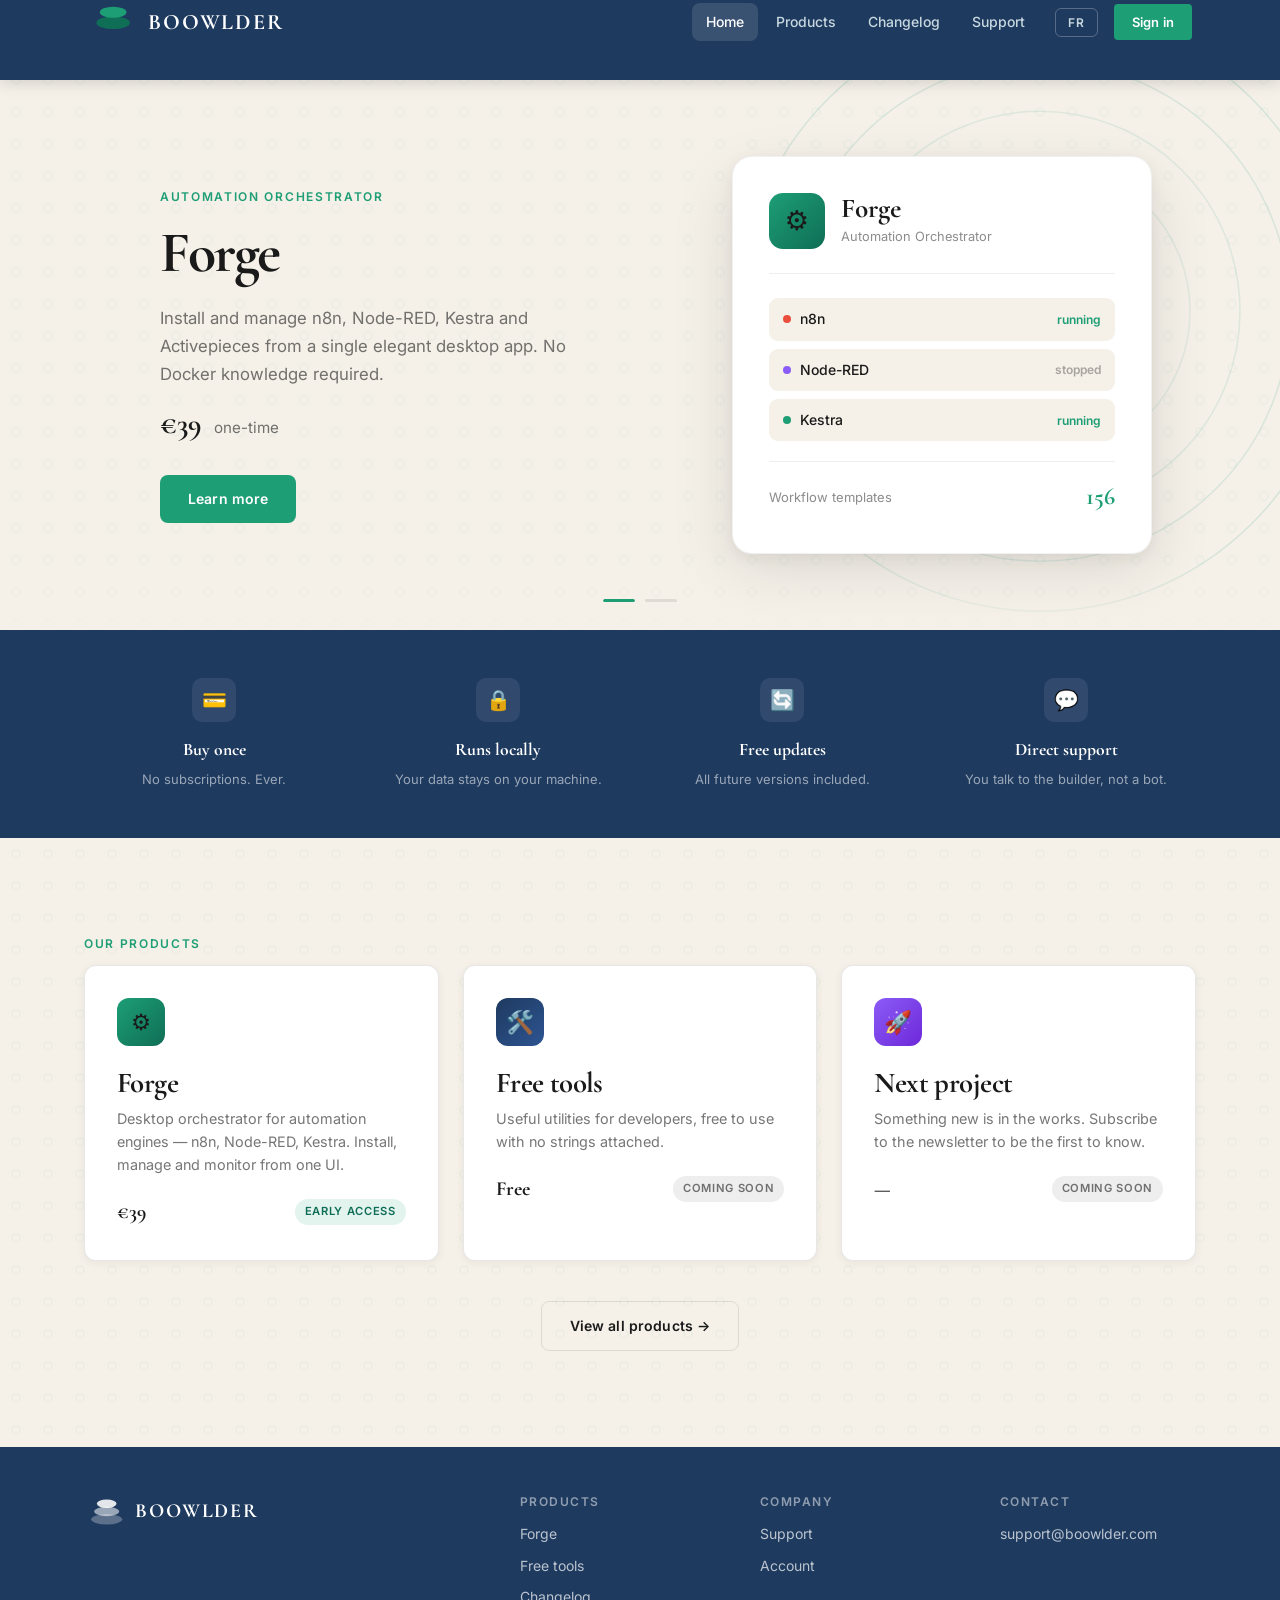
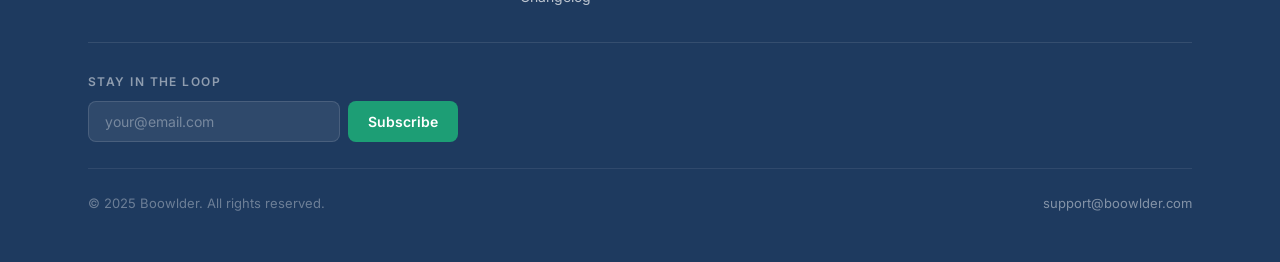
<file: index.html>
<!DOCTYPE html>
<html lang="en">
<head>
  <meta charset="UTF-8">
  <meta name="viewport" content="width=device-width, initial-scale=1">
  <title>Boowlder</title>
  <meta name="description" content="Premium desktop tools for developers and solo founders. Buy once, runs locally, free updates forever.">
  <link rel="icon" type="image/svg+xml" href="data:image/svg+xml,%3Csvg xmlns='http://www.w3.org/2000/svg' width='36' height='28' viewBox='0 0 36 28' fill='none'%3E%3Cellipse cx='18' cy='22' rx='15' ry='5' fill='%231e3a5f'/%3E%3Cellipse cx='18' cy='14.5' rx='12' ry='4.5' fill='%230F6E56'/%3E%3Cellipse cx='18' cy='7' rx='9.5' ry='4' fill='%231D9E75'/%3E%3C/svg%3E">
  <link rel="preconnect" href="https://fonts.googleapis.com">
  <link rel="preconnect" href="https://fonts.gstatic.com" crossorigin>
  <link href="https://fonts.googleapis.com/css2?family=Cormorant+Garamond:ital,wght@0,400;0,600;0,700;1,400&family=Inter:wght@400;500;600;700&display=swap" rel="stylesheet">
  <link rel="stylesheet" href="css/main.css">
  <style>
    /* ── Hero ───────────────────────────────────────────────────────── */
    .hero {
      padding-top: 80px;
      padding-bottom: 0;
      height: 70vh;
      min-height: 520px;
      max-height: 780px;
      background-color: #F5F0E8;
      background-image: var(--bg-pattern);
      position: relative;
      overflow: hidden;
    }

    .hero-deco {
      position: absolute;
      right: -80px;
      top: 50%;
      transform: translateY(-50%);
      pointer-events: none;
      z-index: 0;
    }

    .hero-fade {
      position: absolute;
      bottom: 0; left: 0; right: 0;
      height: 80px;
      background: linear-gradient(to bottom, transparent, rgba(245,240,232,.75));
      pointer-events: none;
      z-index: 2;
    }

    .carousel,
    .carousel-slide,
    .carousel-progress {
      position: relative;
      z-index: 1;
    }

    .carousel {
      position: relative;
      height: calc(70vh - 80px);
      min-height: 440px;
      max-height: 708px;
    }

    .carousel-slide {
      position: absolute;
      inset: 0;
      display: grid;
      grid-template-columns: 1fr 1fr;
      align-items: center;
      opacity: 0;
      pointer-events: none;
      transition: opacity .4s ease;
    }

    .carousel-slide.active {
      opacity: 1;
      pointer-events: auto;
    }

    .carousel-content {
      padding: 36px 40px 36px 0;
      max-width: 560px;
      margin-left: auto;
    }

    .carousel-eyebrow {
      font-size: .75rem;
      font-weight: 600;
      letter-spacing: .14em;
      text-transform: uppercase;
      color: var(--green);
      margin-bottom: 16px;
    }

    .carousel-title {
      font-size: clamp(2.4rem, 4.5vw, 3.8rem);
      font-family: var(--font-serif);
      font-weight: 700;
      color: var(--ink);
      line-height: 1.1;
      letter-spacing: -0.025em;
      margin-bottom: 20px;
    }

    .carousel-desc {
      font-size: 1.05rem;
      color: var(--ink-60);
      line-height: 1.65;
      margin-bottom: 12px;
      max-width: 440px;
    }

    .carousel-price {
      font-family: var(--font-serif);
      font-size: 1.8rem;
      font-weight: 700;
      color: var(--ink);
      margin-bottom: 28px;
    }

    .carousel-price span {
      font-size: .95rem;
      color: var(--ink-60);
      font-weight: 400;
      font-family: var(--font-sans);
      margin-left: 6px;
    }

    .carousel-actions {
      display: flex;
      gap: 12px;
      flex-wrap: wrap;
    }

    .carousel-visual {
      padding: 48px 0 48px 48px;
      display: flex;
      align-items: center;
      justify-content: center;
    }

    .hero-visual-card {
      width: 100%;
      max-width: 420px;
      background: #ffffff;
      border-radius: 20px;
      padding: 36px;
      box-shadow: 0 24px 64px rgba(26,26,26,.11), 0 4px 16px rgba(26,26,26,.06);
      border: 1px solid rgba(26,26,26,.06);
    }

    .hero-visual-header {
      display: flex;
      align-items: center;
      gap: 16px;
      margin-bottom: 24px;
      padding-bottom: 24px;
      border-bottom: 1px solid rgba(26,26,26,.07);
    }

    .hero-visual-icon {
      width: 56px;
      height: 56px;
      background: linear-gradient(135deg, #1D9E75, #0F6E56);
      border-radius: 14px;
      display: flex;
      align-items: center;
      justify-content: center;
      font-size: 1.7rem;
      flex-shrink: 0;
    }

    .hero-visual-name {
      font-family: 'Cormorant Garamond', Georgia, serif;
      font-size: 1.7rem;
      font-weight: 700;
      color: #1a1a1a;
      line-height: 1;
      margin-bottom: 4px;
    }

    .hero-visual-sub {
      font-size: .8rem;
      color: rgba(26,26,26,.5);
    }

    .hero-visual-engines {
      display: flex;
      flex-direction: column;
      gap: 8px;
      margin-bottom: 20px;
    }

    .hero-engine-row {
      display: flex;
      align-items: center;
      justify-content: space-between;
      padding: 10px 14px;
      background: #F5F0E8;
      border-radius: 9px;
      font-size: .875rem;
    }

    .hero-engine-name {
      display: flex;
      align-items: center;
      gap: 9px;
      font-weight: 500;
      color: #1a1a1a;
    }

    .hero-engine-dot {
      width: 8px;
      height: 8px;
      border-radius: 50%;
      flex-shrink: 0;
    }

    .hero-engine-status {
      font-size: .75rem;
      font-weight: 600;
      color: #1D9E75;
    }

    .hero-engine-status.off {
      color: rgba(26,26,26,.35);
    }

    .hero-visual-stat {
      display: flex;
      align-items: center;
      justify-content: space-between;
      padding: 16px 0 0;
      border-top: 1px solid rgba(26,26,26,.07);
    }

    .hero-visual-stat-label {
      font-size: .8125rem;
      color: rgba(26,26,26,.5);
    }

    .hero-visual-stat-num {
      font-family: 'Cormorant Garamond', Georgia, serif;
      font-size: 1.5rem;
      font-weight: 700;
      color: #1D9E75;
    }

    /* Carousel progress */
    .carousel-progress {
      position: absolute;
      bottom: 28px;
      left: 50%;
      transform: translateX(-50%);
      display: flex;
      gap: 10px;
      align-items: center;
      z-index: 3;
    }

    .carousel-pip {
      width: 32px;
      height: 3px;
      background: var(--border);
      border-radius: 2px;
      overflow: hidden;
      cursor: pointer;
    }

    .carousel-pip-fill {
      height: 100%;
      background: var(--green);
      width: 0%;
      transition: width linear;
      border-radius: 2px;
    }

    .carousel-pip.active .carousel-pip-fill {
      width: 100%;
    }

    /* ── Products preview ───────────────────────────────────────────── */
    .products-grid {
      display: grid;
      grid-template-columns: repeat(3, 1fr);
      gap: 24px;
    }

    .product-card {
      cursor: pointer;
    }

    .product-card-icon {
      width: 48px;
      height: 48px;
      background: linear-gradient(135deg, var(--green), var(--teal));
      border-radius: 12px;
      display: flex;
      align-items: center;
      justify-content: center;
      margin-bottom: 20px;
      font-size: 1.4rem;
    }

    .product-card h3 {
      margin-bottom: 8px;
    }

    .product-card p {
      font-size: .9rem;
      margin-bottom: 20px;
    }

    .product-card-footer {
      display: flex;
      align-items: center;
      justify-content: space-between;
    }

    .product-price {
      font-family: var(--font-serif);
      font-size: 1.25rem;
      font-weight: 700;
      color: var(--ink);
    }

    @media (max-width: 900px) {
      .hero { height: auto; min-height: 0; max-height: none; }
      .carousel { height: auto; min-height: 0; max-height: none; }
      .carousel-slide {
        position: relative;
        grid-template-columns: 1fr;
        opacity: 0;
        display: none;
      }
      .carousel-slide.active {
        display: grid;
        opacity: 1;
      }
      .carousel-content { padding: 40px 0 24px; margin: 0; }
      .carousel-visual { padding: 0 0 40px; }
      .products-grid { grid-template-columns: 1fr; }
    }
  </style>
</head>
<body>

<!-- ── Navigation ─────────────────────────────────────────────────── -->
<nav class="nav">
  <div class="container">
    <div class="nav-inner">
      <a href="index.html" class="nav-logo">
        <svg width="32" height="28" viewBox="0 0 36 28" fill="none" aria-hidden="true"><ellipse cx="18" cy="22" rx="15" ry="5" fill="#1e3a5f"/><ellipse cx="18" cy="14.5" rx="12" ry="4.5" fill="#0F6E56"/><ellipse cx="18" cy="7" rx="9.5" ry="4" fill="#1D9E75"/></svg>
        <div class="nav-brand">
          <span class="nav-brand-name">Boowlder</span>
        </div>
      </a>
      <nav class="nav-links">
        <a href="index.html" class="nav-link active" data-en="Home" data-fr="Accueil">Home</a>
        <a href="products.html" class="nav-link" data-en="Products" data-fr="Produits">Products</a>
        <a href="changelog.html" class="nav-link" data-en="Changelog" data-fr="Changelog">Changelog</a>
        <a href="support.html" class="nav-link" data-en="Support" data-fr="Support">Support</a>
      </nav>
      <button class="nav-lang" aria-label="Switch language">FR</button>
      <a href="account.html" class="btn btn-outline btn-sm nav-cta" data-en="Sign in" data-fr="Connexion">Sign in</a>
      <button class="nav-hamburger" aria-label="Menu" aria-expanded="false">
        <svg width="22" height="22" viewBox="0 0 22 22" fill="none">
          <path d="M3 6h16M3 11h16M3 16h16" stroke="currentColor" stroke-width="1.8" stroke-linecap="round"/>
        </svg>
      </button>
    </div>
  </div>
  <div class="nav-mobile">
    <a href="index.html" class="nav-link" data-en="Home" data-fr="Accueil">Home</a>
    <a href="products.html" class="nav-link" data-en="Products" data-fr="Produits">Products</a>
    <a href="changelog.html" class="nav-link" data-en="Changelog" data-fr="Changelog">Changelog</a>
    <a href="support.html" class="nav-link" data-en="Support" data-fr="Support">Support</a>
    <a href="account.html" class="nav-link" data-en="Sign in" data-fr="Connexion">Sign in</a>
  </div>
</nav>

<!-- ── Hero Carousel ───────────────────────────────────────────────── -->
<section class="hero">

  <!-- Decorative background SVG -->
  <div class="hero-deco" aria-hidden="true">
    <svg width="640" height="640" viewBox="0 0 640 640" fill="none">
      <circle cx="320" cy="320" r="300" stroke="#1D9E75" stroke-width="1.5" opacity="0.15"/>
      <circle cx="320" cy="320" r="250" stroke="#1D9E75" stroke-width="1.5" opacity="0.13"/>
      <circle cx="320" cy="320" r="200" stroke="#1D9E75" stroke-width="1.5" opacity="0.11"/>
      <circle cx="320" cy="320" r="150" stroke="#1D9E75" stroke-width="1.5" opacity="0.09"/>
      <circle cx="320" cy="320" r="100" stroke="#1D9E75" stroke-width="2" opacity="0.08"/>
      <circle cx="320" cy="320" r="52" stroke="#1D9E75" stroke-width="2.5" opacity="0.10"/>
      <circle cx="320" cy="320" r="16" fill="#1D9E75" opacity="0.10"/>
    </svg>
  </div>
  <div class="hero-fade" aria-hidden="true"></div>

  <div class="container">
    <div class="carousel" id="hero-carousel">

      <!-- Slide 1 — Forge -->
      <div class="carousel-slide active">
        <div class="carousel-content">
          <div class="carousel-eyebrow" data-en="Automation Orchestrator" data-fr="Orchestrateur d'automatisation">Automation Orchestrator</div>
          <h1 class="carousel-title" data-en="Forge" data-fr="Forge">Forge</h1>
          <p class="carousel-desc" data-en="Install and manage n8n, Node-RED, Kestra and Activepieces from a single elegant desktop app. No Docker knowledge required." data-fr="Installez et gérez n8n, Node-RED, Kestra et Activepieces depuis une seule app desktop élégante. Sans Docker.">Install and manage n8n, Node-RED, Kestra and Activepieces from a single elegant desktop app. No Docker knowledge required.</p>
          <div class="carousel-price">€39 <span data-en="one-time" data-fr="paiement unique">one-time</span></div>
          <div class="carousel-actions">
            <a href="products/forge.html" class="btn btn-primary" data-en="Learn more" data-fr="Découvrir">Learn more</a>
          </div>
        </div>
        <div class="carousel-visual">
          <div class="hero-visual-card">
            <div class="hero-visual-header">
              <div class="hero-visual-icon">⚙️</div>
              <div>
                <div class="hero-visual-name">Forge</div>
                <div class="hero-visual-sub" data-en="Automation Orchestrator" data-fr="Orchestrateur d'automatisation">Automation Orchestrator</div>
              </div>
            </div>
            <div class="hero-visual-engines">
              <div class="hero-engine-row">
                <div class="hero-engine-name">
                  <div class="hero-engine-dot" style="background:#ea4f3d"></div>
                  n8n
                </div>
                <span class="hero-engine-status" data-en="running" data-fr="actif">running</span>
              </div>
              <div class="hero-engine-row">
                <div class="hero-engine-name">
                  <div class="hero-engine-dot" style="background:#8b5cf6"></div>
                  Node-RED
                </div>
                <span class="hero-engine-status off" data-en="stopped" data-fr="arrêté">stopped</span>
              </div>
              <div class="hero-engine-row">
                <div class="hero-engine-name">
                  <div class="hero-engine-dot" style="background:#1D9E75"></div>
                  Kestra
                </div>
                <span class="hero-engine-status" data-en="running" data-fr="actif">running</span>
              </div>
            </div>
            <div class="hero-visual-stat">
              <span class="hero-visual-stat-label" data-en="Workflow templates" data-fr="Templates">Workflow templates</span>
              <span class="hero-visual-stat-num">156</span>
            </div>
          </div>
        </div>
      </div>

      <!-- Slide 2 — AgentHub coming soon -->
      <div class="carousel-slide">
        <div class="carousel-content">
          <div class="carousel-eyebrow" data-en="Coming soon" data-fr="Bientôt disponible">Coming soon</div>
          <h1 class="carousel-title" data-en="AgentHub" data-fr="AgentHub">AgentHub</h1>
          <p class="carousel-desc" data-en="Your AI agent manager. Run, monitor and orchestrate local and cloud agents from a unified dashboard." data-fr="Gérez vos agents IA. Lancez, surveillez et orchestrez des agents locaux et cloud depuis un tableau de bord unifié.">Your AI agent manager. Run, monitor and orchestrate local and cloud agents from a unified dashboard.</p>
          <div class="carousel-price" data-en="— Coming soon" data-fr="— Bientôt">— Coming soon</div>
          <div class="carousel-actions">
            <a href="products.html" class="btn btn-primary" data-en="See all products" data-fr="Tous les produits">See all products</a>
          </div>
        </div>
        <div class="carousel-visual">
          <div class="hero-visual-card">
            <div class="hero-visual-header">
              <div class="hero-visual-icon" style="background:linear-gradient(135deg,#1e3a5f,#2d5492)">🤖</div>
              <div>
                <div class="hero-visual-name">AgentHub</div>
                <div class="hero-visual-sub" data-en="AI Agent Manager" data-fr="Gestionnaire d'agents IA">AI Agent Manager</div>
              </div>
            </div>
            <div class="hero-visual-engines">
              <div class="hero-engine-row">
                <div class="hero-engine-name">
                  <div class="hero-engine-dot" style="background:#1e3a5f"></div>
                  Claude Agent
                </div>
                <span class="hero-engine-status">3 <span data-en="active" data-fr="actifs">active</span></span>
              </div>
              <div class="hero-engine-row">
                <div class="hero-engine-name">
                  <div class="hero-engine-dot" style="background:#1D9E75"></div>
                  Local LLM
                </div>
                <span class="hero-engine-status off" data-en="coming soon" data-fr="bientôt">coming soon</span>
              </div>
            </div>
            <div class="hero-visual-stat">
              <span class="hero-visual-stat-label" data-en="In development" data-fr="En développement">In development</span>
              <span class="hero-visual-stat-num">2025</span>
            </div>
          </div>
        </div>
      </div>

    </div><!-- /carousel -->
  </div>

  <div class="carousel-progress" id="carousel-progress"></div>
</section>

<!-- ── Values strip ────────────────────────────────────────────────── -->
<div class="values-strip">
  <div class="container">
    <div class="values-grid">
      <div class="value-item fade-in">
        <div class="value-icon">💳</div>
        <div class="value-title" data-en="Buy once" data-fr="Achat unique">Buy once</div>
        <div class="value-desc" data-en="No subscriptions. Ever." data-fr="Zéro abonnement.">No subscriptions. Ever.</div>
      </div>
      <div class="value-item fade-in fade-in-delay-1">
        <div class="value-icon">🔒</div>
        <div class="value-title" data-en="Runs locally" data-fr="Local & privé">Runs locally</div>
        <div class="value-desc" data-en="Your data stays on your machine." data-fr="Vos données restent chez vous.">Your data stays on your machine.</div>
      </div>
      <div class="value-item fade-in fade-in-delay-2">
        <div class="value-icon">🔄</div>
        <div class="value-title" data-en="Free updates" data-fr="Mises à jour gratuites">Free updates</div>
        <div class="value-desc" data-en="All future versions included." data-fr="Toutes les versions futures incluses.">All future versions included.</div>
      </div>
      <div class="value-item fade-in fade-in-delay-3">
        <div class="value-icon">💬</div>
        <div class="value-title" data-en="Direct support" data-fr="Support direct">Direct support</div>
        <div class="value-desc" data-en="You talk to the builder, not a bot." data-fr="Vous parlez au créateur, pas à un bot.">You talk to the builder, not a bot.</div>
      </div>
    </div>
  </div>
</div>

<!-- ── Products preview ────────────────────────────────────────────── -->
<section class="section-alt">
  <div class="container">
    <div class="section-label fade-in" data-en="Our products" data-fr="Nos produits">Our products</div>

    <div class="products-grid">
      <a href="products/forge.html" class="card product-card fade-in">
        <div class="product-card-icon">⚙️</div>
        <h3 data-en="Forge" data-fr="Forge">Forge</h3>
        <p data-en="Desktop orchestrator for automation engines — n8n, Node-RED, Kestra. Install, manage and monitor from one UI." data-fr="Orchestrateur desktop pour moteurs d'automatisation — n8n, Node-RED, Kestra. Installez, gérez et surveillez depuis une seule interface.">Desktop orchestrator for automation engines — n8n, Node-RED, Kestra. Install, manage and monitor from one UI.</p>
        <div class="product-card-footer">
          <div class="product-price">€39</div>
          <span class="badge badge-paid" data-en="Early access" data-fr="Accès anticipé">Early access</span>
        </div>
      </a>

      <a href="free.html" class="card product-card fade-in fade-in-delay-1">
        <div class="product-card-icon" style="background:linear-gradient(135deg,#1e3a5f,#2d5492)">🛠️</div>
        <h3 data-en="Free tools" data-fr="Outils gratuits">Free tools</h3>
        <p data-en="Useful utilities for developers, free to use with no strings attached." data-fr="Utilitaires pratiques pour développeurs, gratuits sans conditions.">Useful utilities for developers, free to use with no strings attached.</p>
        <div class="product-card-footer">
          <div class="product-price" data-en="Free" data-fr="Gratuit">Free</div>
          <span class="badge badge-soon" data-en="Coming soon" data-fr="Bientôt">Coming soon</span>
        </div>
      </a>

      <a href="products.html" class="card product-card fade-in fade-in-delay-2">
        <div class="product-card-icon" style="background:linear-gradient(135deg,#8b5cf6,#6d28d9)">🚀</div>
        <h3 data-en="Next project" data-fr="Prochain projet">Next project</h3>
        <p data-en="Something new is in the works. Subscribe to the newsletter to be the first to know." data-fr="Quelque chose de nouveau est en préparation. Abonnez-vous à la newsletter pour être parmi les premiers informés.">Something new is in the works. Subscribe to the newsletter to be the first to know.</p>
        <div class="product-card-footer">
          <div class="product-price">—</div>
          <span class="badge badge-soon" data-en="Coming soon" data-fr="Bientôt">Coming soon</span>
        </div>
      </a>
    </div>

    <div style="text-align:center;margin-top:40px">
      <a href="products.html" class="btn btn-outline fade-in" data-en="View all products →" data-fr="Voir tous les produits →">View all products →</a>
    </div>
  </div>
</section>

<!-- ── Footer ──────────────────────────────────────────────────────── -->
<footer class="footer">
  <div class="container">
    <div class="footer-grid">
      <div class="footer-brand">
        <div class="footer-logo">
          <svg width="28" height="24" viewBox="0 0 36 28" fill="none" aria-hidden="true"><ellipse cx="18" cy="22" rx="15" ry="5" fill="rgba(255,255,255,.28)"/><ellipse cx="18" cy="14.5" rx="12" ry="4.5" fill="rgba(255,255,255,.55)"/><ellipse cx="18" cy="7" rx="9.5" ry="4" fill="rgba(255,255,255,.88)"/></svg>
          <span class="footer-logo-name">Boowlder</span>
        </div>
      </div>
      <div class="footer-col">
        <h4 data-en="Products" data-fr="Produits">Products</h4>
        <ul>
          <li><a href="products/forge.html">Forge</a></li>
          <li><a href="free.html" data-en="Free tools" data-fr="Outils gratuits">Free tools</a></li>
          <li><a href="changelog.html">Changelog</a></li>
        </ul>
      </div>
      <div class="footer-col">
        <h4 data-en="Company" data-fr="Boowlder">Company</h4>
        <ul>
          <li><a href="support.html">Support</a></li>
          <li><a href="account.html" data-en="Account" data-fr="Compte">Account</a></li>
        </ul>
      </div>
      <div class="footer-col">
        <h4>Contact</h4>
        <ul>
          <li><a href="mailto:support@boowlder.com">support@boowlder.com</a></li>
        </ul>
      </div>
    </div>

    <div class="footer-newsletter">
      <h4 data-en="Stay in the loop" data-fr="Restez informé">Stay in the loop</h4>
      <form class="newsletter-form">
        <input type="email" class="newsletter-input" data-en="your@email.com" data-fr="votre@email.com" placeholder="your@email.com" required>
        <button type="submit" class="newsletter-btn" data-en="Subscribe" data-fr="S'inscrire">Subscribe</button>
      </form>
      <div class="newsletter-msg"></div>
    </div>

    <div class="footer-bottom">
      <span>© 2025 Boowlder. <span data-en="All rights reserved." data-fr="Tous droits réservés.">All rights reserved.</span></span>
      <a href="mailto:support@boowlder.com">support@boowlder.com</a>
    </div>
  </div>
</footer>

<script src="js/main.js"></script>
<script>
  // ── Hero carousel ──────────────────────────────────────────────────
  const slides = document.querySelectorAll('.carousel-slide')
  const progressEl = document.getElementById('carousel-progress')
  const DURATION = 9000
  let current = 0
  let timer = null
  let startTime = null

  const pips = Array.from(slides).map((_, i) => {
    const pip = document.createElement('div')
    pip.className = 'carousel-pip' + (i === 0 ? ' active' : '')
    const fill = document.createElement('div')
    fill.className = 'carousel-pip-fill'
    pip.appendChild(fill)
    pip.addEventListener('click', () => goTo(i))
    progressEl.appendChild(pip)
    return pip
  })

  function goTo(index) {
    slides[current].classList.remove('active')
    pips[current].classList.remove('active')
    pips[current].querySelector('.carousel-pip-fill').style.transition = 'none'
    pips[current].querySelector('.carousel-pip-fill').style.width = '0%'

    current = index
    slides[current].classList.add('active')
    pips[current].classList.add('active')

    clearInterval(timer)
    startProgress()
  }

  function startProgress() {
    startTime = Date.now()
    const fill = pips[current].querySelector('.carousel-pip-fill')
    fill.style.transition = 'none'
    fill.style.width = '0%'
    requestAnimationFrame(() => {
      fill.style.transition = `width ${DURATION}ms linear`
      fill.style.width = '100%'
    })
    timer = setTimeout(() => goTo((current + 1) % slides.length), DURATION)
  }

  startProgress()
</script>
</body>
</html>
</file>
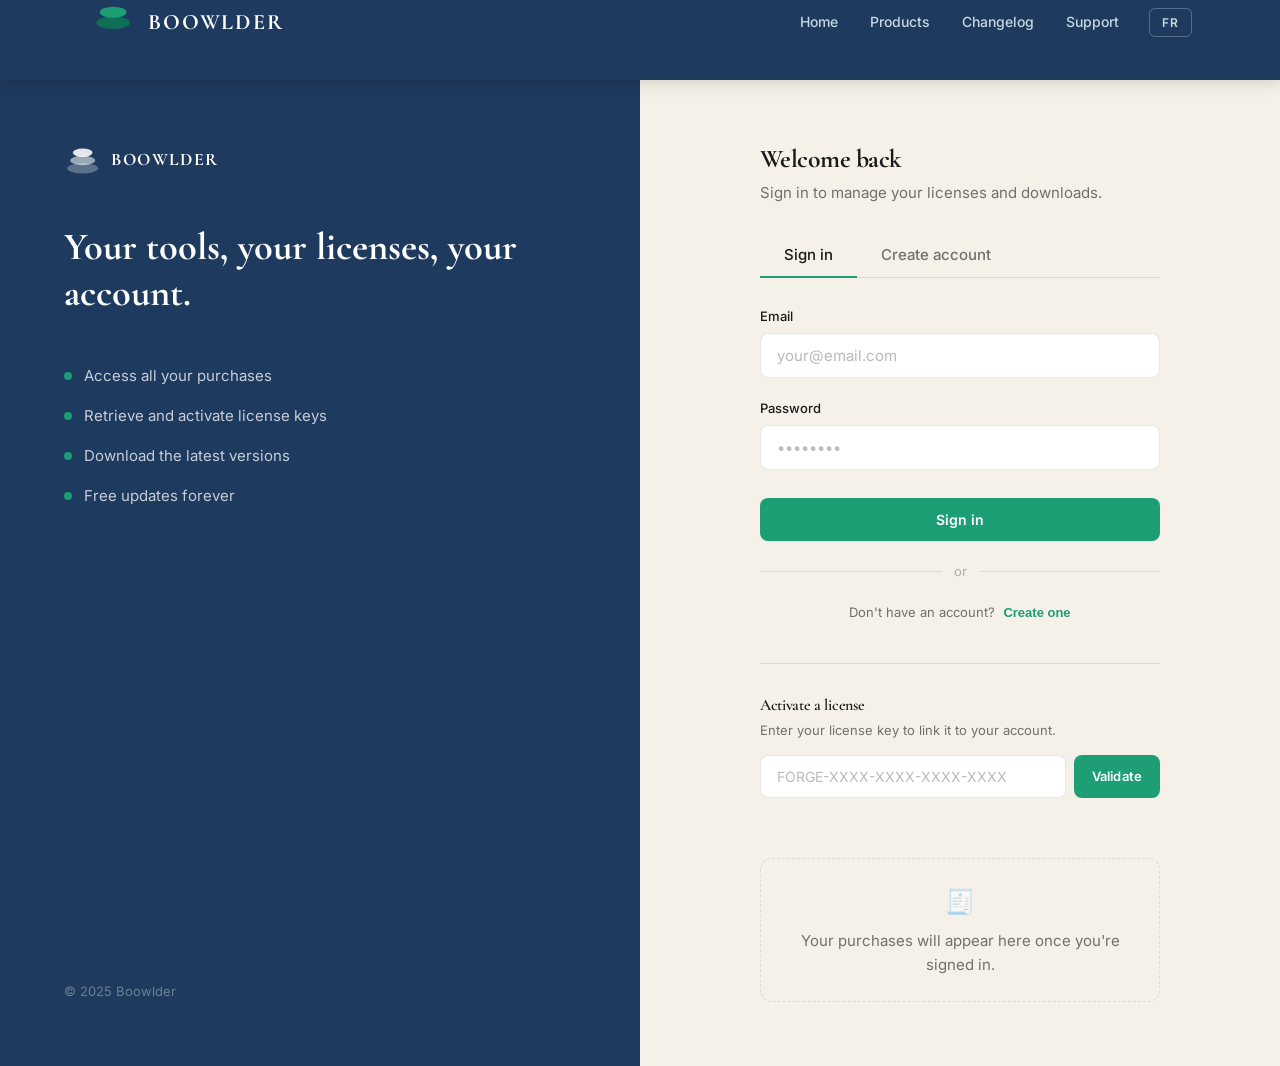
<file: account.html>
<!DOCTYPE html>
<html lang="en">
<head>
  <meta charset="UTF-8">
  <meta name="viewport" content="width=device-width, initial-scale=1">
  <title>Account — Boowlder</title>
  <meta name="description" content="Sign in or create your Boowlder account to manage licenses and purchases.">
  <link rel="icon" type="image/svg+xml" href="data:image/svg+xml,%3Csvg xmlns='http://www.w3.org/2000/svg' width='36' height='28' viewBox='0 0 36 28' fill='none'%3E%3Cellipse cx='18' cy='22' rx='15' ry='5' fill='%231e3a5f'/%3E%3Cellipse cx='18' cy='14.5' rx='12' ry='4.5' fill='%230F6E56'/%3E%3Cellipse cx='18' cy='7' rx='9.5' ry='4' fill='%231D9E75'/%3E%3C/svg%3E">
  <link rel="preconnect" href="https://fonts.googleapis.com">
  <link rel="preconnect" href="https://fonts.gstatic.com" crossorigin>
  <link href="https://fonts.googleapis.com/css2?family=Cormorant+Garamond:ital,wght@0,400;0,600;0,700;1,400&family=Inter:wght@400;500;600;700&display=swap" rel="stylesheet">
  <link rel="stylesheet" href="css/main.css">
  <style>
    .auth-page {
      min-height: 100vh;
      padding-top: 80px;
      display: flex;
      align-items: center;
      background: var(--bg);
    }

    .auth-grid {
      display: grid;
      grid-template-columns: 1fr 1fr;
      min-height: calc(100vh - 80px);
      width: 100%;
    }

    .auth-left {
      background: var(--navy);
      padding: 64px;
      display: flex;
      flex-direction: column;
      justify-content: space-between;
      color: #fff;
    }

    .auth-left-top { display: flex; flex-direction: column; gap: 48px; }

    .auth-left-tagline {
      font-family: var(--font-serif);
      font-size: clamp(1.8rem, 3vw, 2.6rem);
      font-weight: 700;
      line-height: 1.2;
      color: #fff;
    }

    .auth-left-features {
      display: flex;
      flex-direction: column;
      gap: 16px;
    }

    .auth-left-feature {
      display: flex;
      align-items: center;
      gap: 12px;
      font-size: .9375rem;
      color: rgba(255,255,255,.75);
    }

    .auth-left-feature-dot {
      width: 8px;
      height: 8px;
      border-radius: 50%;
      background: var(--green);
      flex-shrink: 0;
    }

    .auth-left-footer {
      font-size: .8125rem;
      color: rgba(255,255,255,.35);
    }

    .auth-right {
      padding: 64px;
      display: flex;
      flex-direction: column;
      justify-content: center;
    }

    .auth-container {
      max-width: 400px;
      width: 100%;
      margin: 0 auto;
    }

    .auth-title {
      font-size: 1.6rem;
      margin-bottom: 8px;
    }

    .auth-sub {
      font-size: .9375rem;
      color: var(--ink-60);
      margin-bottom: 28px;
    }

    .divider-or {
      display: flex;
      align-items: center;
      gap: 12px;
      margin: 20px 0;
      color: var(--ink-30);
      font-size: .8125rem;
    }
    .divider-or::before, .divider-or::after {
      content: '';
      flex: 1;
      height: 1px;
      background: var(--border);
    }

    /* License activation section */
    .license-section {
      margin-top: 40px;
      padding-top: 32px;
      border-top: 1px solid var(--border);
    }

    .license-input-row {
      display: flex;
      gap: 8px;
    }

    .license-input {
      flex: 1;
      padding: 12px 16px;
      background: var(--white);
      border: 1.5px solid var(--border);
      border-radius: var(--radius-sm);
      font-size: .875rem;
      font-family: var(--font-sans);
      color: var(--ink);
      letter-spacing: .04em;
      outline: none;
      transition: border-color var(--transition);
      text-transform: uppercase;
    }
    .license-input:focus { border-color: var(--green); }
    .license-input::placeholder { text-transform: none; letter-spacing: 0; color: var(--ink-30); }

    .license-result {
      margin-top: 10px;
      font-size: .8125rem;
      min-height: 18px;
    }
    .license-result.success { color: var(--green); }
    .license-result.error { color: #e66; }

    /* Purchases placeholder */
    .purchases-section {
      margin-top: 32px;
      padding: 24px;
      background: var(--bg-alt);
      border: 1px dashed var(--border);
      border-radius: var(--radius);
      text-align: center;
    }

    .purchases-empty {
      font-size: .9375rem;
      color: var(--ink-60);
    }

    @media (max-width: 800px) {
      .auth-grid { grid-template-columns: 1fr; }
      .auth-left { display: none; }
      .auth-right { padding: 120px 32px 64px; }
    }
  </style>
</head>
<body>

<nav class="nav">
  <div class="container">
    <div class="nav-inner">
      <a href="index.html" class="nav-logo">
        <svg width="32" height="28" viewBox="0 0 36 28" fill="none" aria-hidden="true"><ellipse cx="18" cy="22" rx="15" ry="5" fill="#1e3a5f"/><ellipse cx="18" cy="14.5" rx="12" ry="4.5" fill="#0F6E56"/><ellipse cx="18" cy="7" rx="9.5" ry="4" fill="#1D9E75"/></svg>
        <div class="nav-brand">
          <span class="nav-brand-name">Boowlder</span>
        </div>
      </a>
      <nav class="nav-links">
        <a href="index.html" class="nav-link" data-en="Home" data-fr="Accueil">Home</a>
        <a href="products.html" class="nav-link" data-en="Products" data-fr="Produits">Products</a>
        <a href="changelog.html" class="nav-link" data-en="Changelog" data-fr="Changelog">Changelog</a>
        <a href="support.html" class="nav-link" data-en="Support" data-fr="Support">Support</a>
      </nav>
      <button class="nav-lang">FR</button>
      <button class="nav-hamburger" aria-label="Menu">
        <svg width="22" height="22" viewBox="0 0 22 22" fill="none"><path d="M3 6h16M3 11h16M3 16h16" stroke="currentColor" stroke-width="1.8" stroke-linecap="round"/></svg>
      </button>
    </div>
  </div>
  <div class="nav-mobile">
    <a href="index.html" class="nav-link" data-en="Home" data-fr="Accueil">Home</a>
    <a href="products.html" class="nav-link" data-en="Products" data-fr="Produits">Products</a>
    <a href="changelog.html" class="nav-link" data-en="Changelog" data-fr="Changelog">Changelog</a>
    <a href="support.html" class="nav-link" data-en="Support" data-fr="Support">Support</a>
  </div>
</nav>

<div class="auth-page">
  <div class="auth-grid">

    <!-- Left panel -->
    <div class="auth-left">
      <div class="auth-left-top">
        <div>
          <div class="footer-logo" style="margin-bottom:0">
            <svg width="28" height="24" viewBox="0 0 36 28" fill="none" aria-hidden="true"><ellipse cx="18" cy="22" rx="15" ry="5" fill="rgba(255,255,255,.28)"/><ellipse cx="18" cy="14.5" rx="12" ry="4.5" fill="rgba(255,255,255,.55)"/><ellipse cx="18" cy="7" rx="9.5" ry="4" fill="rgba(255,255,255,.88)"/></svg>
            <span style="font-family:var(--font-serif);font-size:1.1rem;font-weight:700;color:#fff;letter-spacing:.08em;text-transform:uppercase">Boowlder</span>
          </div>
        </div>
        <div>
          <p class="auth-left-tagline" data-en="Your tools, your licenses, your account." data-fr="Vos outils, vos licences, votre compte.">Your tools, your licenses, your account.</p>
        </div>
        <div class="auth-left-features">
          <div class="auth-left-feature"><div class="auth-left-feature-dot"></div><span data-en="Access all your purchases" data-fr="Accédez à tous vos achats">Access all your purchases</span></div>
          <div class="auth-left-feature"><div class="auth-left-feature-dot"></div><span data-en="Retrieve and activate license keys" data-fr="Récupérez et activez vos clés de licence">Retrieve and activate license keys</span></div>
          <div class="auth-left-feature"><div class="auth-left-feature-dot"></div><span data-en="Download the latest versions" data-fr="Téléchargez les dernières versions">Download the latest versions</span></div>
          <div class="auth-left-feature"><div class="auth-left-feature-dot"></div><span data-en="Free updates forever" data-fr="Mises à jour gratuites à vie">Free updates forever</span></div>
        </div>
      </div>
      <div class="auth-left-footer">© 2025 Boowlder</div>
    </div>

    <!-- Right panel -->
    <div class="auth-right">
      <div class="auth-container">

        <h2 class="auth-title" data-en="Welcome back" data-fr="Bienvenue">Welcome back</h2>
        <p class="auth-sub" data-en="Sign in to manage your licenses and downloads." data-fr="Connectez-vous pour gérer vos licences et téléchargements.">Sign in to manage your licenses and downloads.</p>

        <!-- Tabs -->
        <div class="auth-tabs">
          <button class="auth-tab active" data-panel="login" data-en="Sign in" data-fr="Connexion">Sign in</button>
          <button class="auth-tab" data-panel="register" data-en="Create account" data-fr="Créer un compte">Create account</button>
        </div>

        <!-- Login panel -->
        <div class="auth-panel active" data-panel="login">
          <form onsubmit="return false">
            <div class="form-group">
              <label class="form-label" data-en="Email" data-fr="Email">Email</label>
              <input type="email" class="form-input" data-en="your@email.com" data-fr="votre@email.com" placeholder="your@email.com">
            </div>
            <div class="form-group">
              <label class="form-label" data-en="Password" data-fr="Mot de passe">Password</label>
              <input type="password" class="form-input" placeholder="••••••••">
            </div>
            <button type="submit" class="btn btn-primary" style="width:100%;justify-content:center;margin-top:8px" data-en="Sign in" data-fr="Se connecter">Sign in</button>
          </form>
          <div class="divider-or" data-en="or" data-fr="ou">or</div>
          <p style="font-size:.8125rem;color:var(--ink-60);text-align:center">
            <span data-en="Don't have an account?" data-fr="Pas encore de compte ?">Don't have an account?</span>
            <button onclick="document.querySelector('[data-panel=register]').parentElement.querySelectorAll('.auth-tab')[1].click()" style="background:none;border:none;cursor:pointer;color:var(--green);font-size:.8125rem;font-weight:600;padding:0;margin-left:4px" data-en="Create one" data-fr="Créer un compte">Create one</button>
          </p>
        </div>

        <!-- Register panel -->
        <div class="auth-panel" data-panel="register">
          <form onsubmit="return false">
            <div class="form-group">
              <label class="form-label" data-en="Email" data-fr="Email">Email</label>
              <input type="email" class="form-input" data-en="your@email.com" data-fr="votre@email.com" placeholder="your@email.com">
            </div>
            <div class="form-group">
              <label class="form-label" data-en="Password" data-fr="Mot de passe">Password</label>
              <input type="password" class="form-input" placeholder="••••••••">
            </div>
            <div class="form-group">
              <label class="form-label" data-en="Confirm password" data-fr="Confirmer le mot de passe">Confirm password</label>
              <input type="password" class="form-input" placeholder="••••••••">
            </div>
            <button type="submit" class="btn btn-primary" style="width:100%;justify-content:center;margin-top:8px" data-en="Create account" data-fr="Créer mon compte">Create account</button>
          </form>
        </div>

        <!-- License activation -->
        <div class="license-section">
          <h3 style="font-size:1rem;font-weight:600;margin-bottom:6px" data-en="Activate a license" data-fr="Activer une licence">Activate a license</h3>
          <p style="font-size:.8125rem;color:var(--ink-60);margin-bottom:14px" data-en="Enter your license key to link it to your account." data-fr="Entrez votre clé de licence pour la lier à votre compte.">Enter your license key to link it to your account.</p>
          <form id="license-form">
            <div class="license-input-row">
              <input type="text" id="license-key-input" class="license-input" placeholder="FORGE-XXXX-XXXX-XXXX-XXXX" maxlength="24">
              <button type="submit" class="btn btn-primary btn-sm" data-en="Validate" data-fr="Valider">Validate</button>
            </div>
          </form>
          <div id="license-result" class="license-result"></div>
        </div>

        <!-- Purchases placeholder -->
        <div class="purchases-section">
          <div class="purchases-empty">
            <div style="font-size:1.5rem;margin-bottom:8px">🧾</div>
            <span data-en="Your purchases will appear here once you're signed in." data-fr="Vos achats apparaîtront ici une fois connecté.">Your purchases will appear here once you're signed in.</span>
          </div>
        </div>

      </div>
    </div>

  </div>
</div>

<script src="js/main.js"></script>
<script>
  const licenseForm = document.getElementById('license-form')
  const licenseInput = document.getElementById('license-key-input')
  const licenseResult = document.getElementById('license-result')

  if (licenseForm) {
    licenseForm.addEventListener('submit', async e => {
      e.preventDefault()
      const key = licenseInput.value.trim().toUpperCase()
      if (!key) return

      licenseResult.textContent = '...'
      licenseResult.className = 'license-result'

      try {
        const res = await fetch('https://api.boowlder.com/validate-license', {
          method: 'POST',
          headers: { 'Content-Type': 'application/json' },
          body: JSON.stringify({ key, hardware_id: 'web-ui' })
        })
        const data = await res.json()
        licenseResult.textContent = data.message || (data.valid ? 'License valid.' : 'Invalid license.')
        licenseResult.className = 'license-result ' + (data.valid ? 'success' : 'error')
      } catch {
        licenseResult.textContent = 'Network error.'
        licenseResult.className = 'license-result error'
      }
    })
  }
</script>
</body>
</html>
</file>
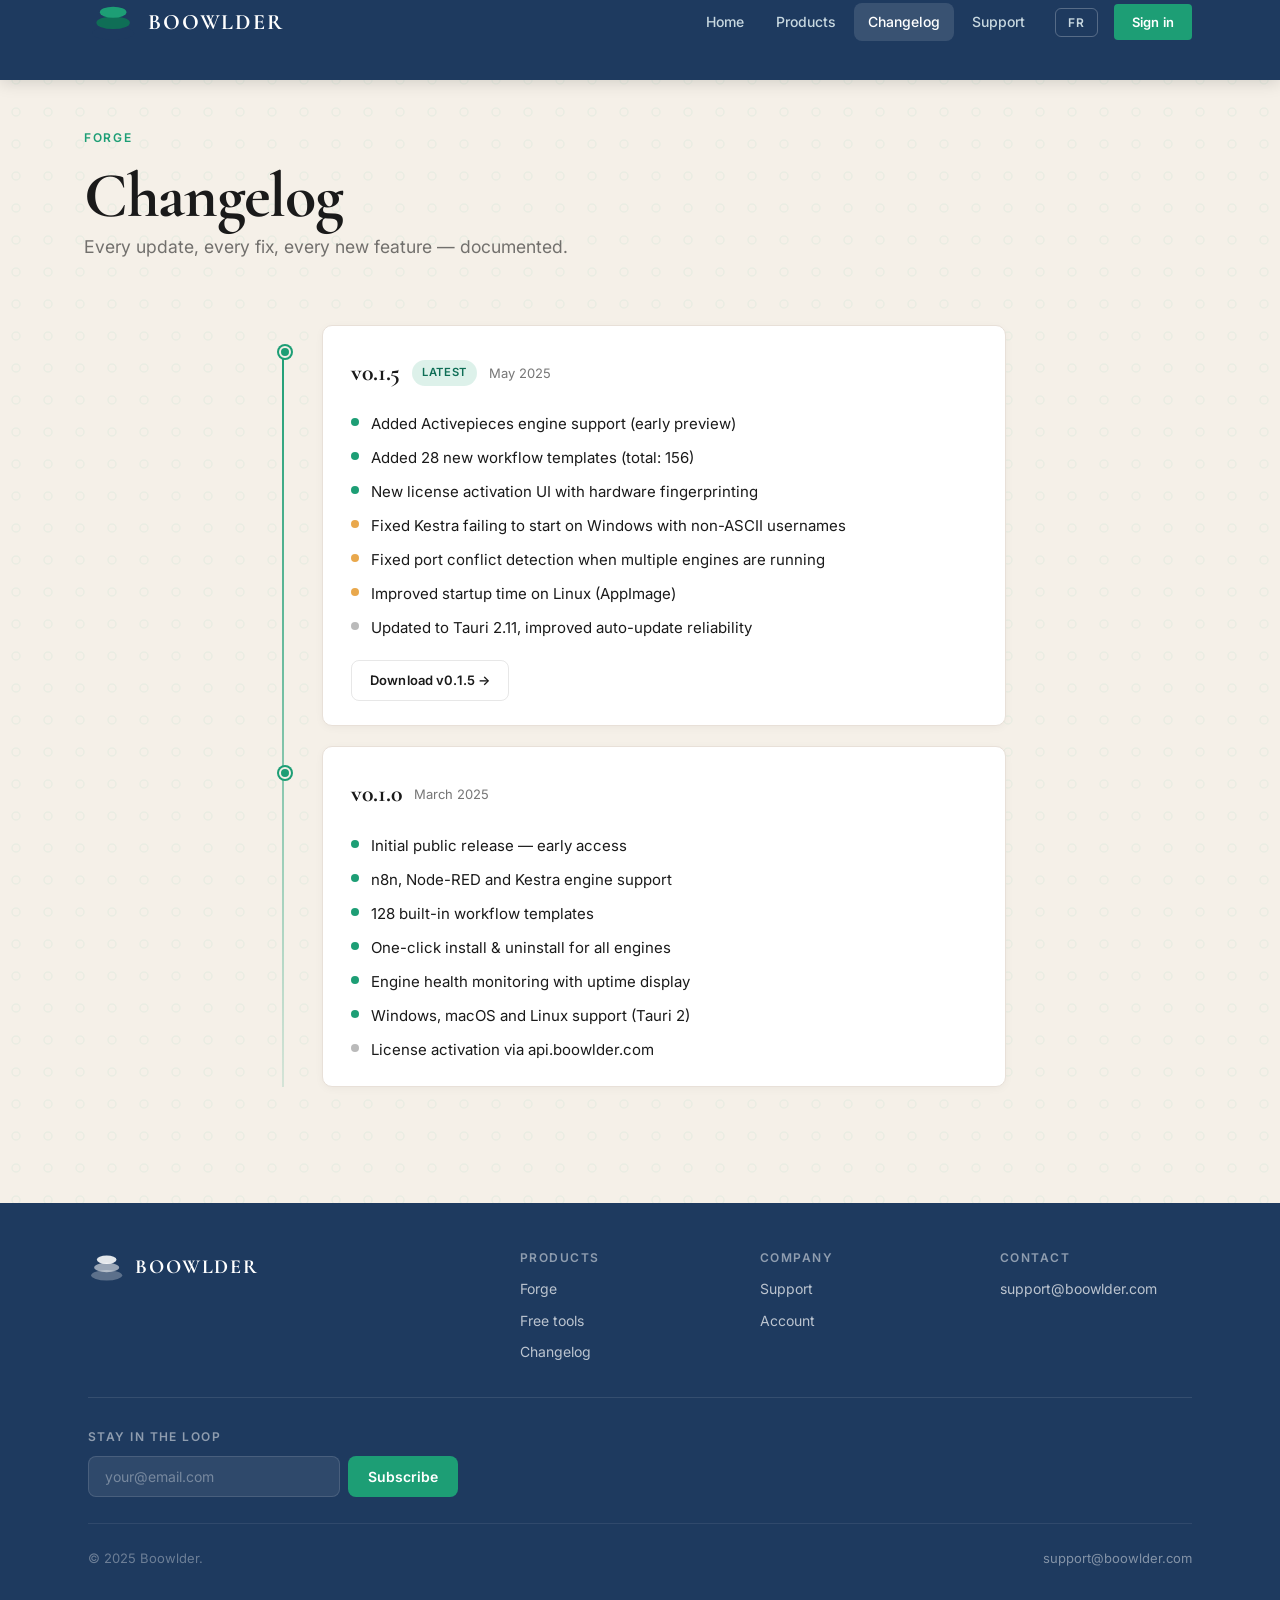
<file: changelog.html>
<!DOCTYPE html>
<html lang="en">
<head>
  <meta charset="UTF-8">
  <meta name="viewport" content="width=device-width, initial-scale=1">
  <title>Changelog — Boowlder</title>
  <meta name="description" content="What's new in Boowlder products — Forge version history.">
  <link rel="icon" type="image/svg+xml" href="data:image/svg+xml,%3Csvg xmlns='http://www.w3.org/2000/svg' width='36' height='28' viewBox='0 0 36 28' fill='none'%3E%3Cellipse cx='18' cy='22' rx='15' ry='5' fill='%231e3a5f'/%3E%3Cellipse cx='18' cy='14.5' rx='12' ry='4.5' fill='%230F6E56'/%3E%3Cellipse cx='18' cy='7' rx='9.5' ry='4' fill='%231D9E75'/%3E%3C/svg%3E">
  <link rel="preconnect" href="https://fonts.googleapis.com">
  <link rel="preconnect" href="https://fonts.gstatic.com" crossorigin>
  <link href="https://fonts.googleapis.com/css2?family=Cormorant+Garamond:ital,wght@0,400;0,600;0,700;1,400&family=Inter:wght@400;500;600;700&display=swap" rel="stylesheet">
  <link rel="stylesheet" href="css/main.css">
  <style>
    .page-hero { padding: 128px 0 64px; background-color: #F5F0E8; background-image: var(--bg-pattern); }

    .changelog-timeline {
      position: relative;
      padding-left: 48px;
    }

    .changelog-timeline::before {
      content: '';
      position: absolute;
      left: 8px;
      top: 20px;
      bottom: 0;
      width: 2px;
      background: linear-gradient(to bottom, #1D9E75, rgba(29,158,117,.15));
    }

    .changelog-entry {
      position: relative;
      margin-bottom: 20px;
      background: #ffffff;
      border: 1px solid #e8e0d8;
      border-radius: 10px;
      padding: 28px 28px 24px;
      box-shadow: 0 2px 8px rgba(26,26,26,.04);
      transition: box-shadow .2s ease;
    }

    .changelog-entry:hover {
      box-shadow: 0 6px 20px rgba(26,26,26,.08);
    }

    .changelog-entry::before {
      content: '';
      position: absolute;
      left: -44px;
      top: 20px;
      width: 12px;
      height: 12px;
      border-radius: 50%;
      background: #1D9E75;
      border: 2px solid #F5F0E8;
      box-shadow: 0 0 0 2px #1D9E75;
    }
  </style>
</head>
<body>

<nav class="nav">
  <div class="container">
    <div class="nav-inner">
      <a href="index.html" class="nav-logo">
        <svg width="32" height="28" viewBox="0 0 36 28" fill="none" aria-hidden="true"><ellipse cx="18" cy="22" rx="15" ry="5" fill="#1e3a5f"/><ellipse cx="18" cy="14.5" rx="12" ry="4.5" fill="#0F6E56"/><ellipse cx="18" cy="7" rx="9.5" ry="4" fill="#1D9E75"/></svg>
        <div class="nav-brand">
          <span class="nav-brand-name">Boowlder</span>
        </div>
      </a>
      <nav class="nav-links">
        <a href="index.html" class="nav-link" data-en="Home" data-fr="Accueil">Home</a>
        <a href="products.html" class="nav-link" data-en="Products" data-fr="Produits">Products</a>
        <a href="changelog.html" class="nav-link active" data-en="Changelog" data-fr="Changelog">Changelog</a>
        <a href="support.html" class="nav-link" data-en="Support" data-fr="Support">Support</a>
      </nav>
      <button class="nav-lang">FR</button>
      <a href="account.html" class="btn btn-outline btn-sm nav-cta" data-en="Sign in" data-fr="Connexion">Sign in</a>
      <button class="nav-hamburger" aria-label="Menu">
        <svg width="22" height="22" viewBox="0 0 22 22" fill="none"><path d="M3 6h16M3 11h16M3 16h16" stroke="currentColor" stroke-width="1.8" stroke-linecap="round"/></svg>
      </button>
    </div>
  </div>
  <div class="nav-mobile">
    <a href="index.html" class="nav-link" data-en="Home" data-fr="Accueil">Home</a>
    <a href="products.html" class="nav-link" data-en="Products" data-fr="Produits">Products</a>
    <a href="changelog.html" class="nav-link" data-en="Changelog" data-fr="Changelog">Changelog</a>
    <a href="support.html" class="nav-link" data-en="Support" data-fr="Support">Support</a>
    <a href="account.html" class="nav-link" data-en="Sign in" data-fr="Connexion">Sign in</a>
  </div>
</nav>

<div class="page-hero">
  <div class="container">
    <div class="section-label fade-in">Forge</div>
    <h1 class="fade-in">Changelog</h1>
    <p class="section-subtitle fade-in" style="margin-bottom:0" data-en="Every update, every fix, every new feature — documented." data-fr="Chaque mise à jour, chaque correction, chaque nouvelle fonctionnalité — documentée.">Every update, every fix, every new feature — documented.</p>
  </div>
</div>

<section style="padding-top:0">
  <div class="container-sm">
    <div class="changelog-timeline">

      <!-- v0.1.5 -->
      <div class="changelog-entry fade-in">
        <div class="changelog-version">
          <span class="changelog-tag">v0.1.5</span>
          <span class="badge badge-early" data-en="Latest" data-fr="Dernière version">Latest</span>
          <span class="changelog-date" data-en="May 2025" data-fr="Mai 2025">May 2025</span>
        </div>
        <div class="changelog-list">
          <div class="changelog-item">
            <div class="changelog-dot feat"></div>
            <span data-en="Added Activepieces engine support (early preview)" data-fr="Ajout du moteur Activepieces (aperçu anticipé)">Added Activepieces engine support (early preview)</span>
          </div>
          <div class="changelog-item">
            <div class="changelog-dot feat"></div>
            <span data-en="Added 28 new workflow templates (total: 156)" data-fr="28 nouveaux templates de workflows ajoutés (total : 156)">Added 28 new workflow templates (total: 156)</span>
          </div>
          <div class="changelog-item">
            <div class="changelog-dot feat"></div>
            <span data-en="New license activation UI with hardware fingerprinting" data-fr="Nouvelle interface d'activation de licence avec empreinte matérielle">New license activation UI with hardware fingerprinting</span>
          </div>
          <div class="changelog-item">
            <div class="changelog-dot fix"></div>
            <span data-en="Fixed Kestra failing to start on Windows with non-ASCII usernames" data-fr="Correction du démarrage de Kestra sous Windows avec des noms d'utilisateurs non-ASCII">Fixed Kestra failing to start on Windows with non-ASCII usernames</span>
          </div>
          <div class="changelog-item">
            <div class="changelog-dot fix"></div>
            <span data-en="Fixed port conflict detection when multiple engines are running" data-fr="Correction de la détection des conflits de ports quand plusieurs moteurs tournent">Fixed port conflict detection when multiple engines are running</span>
          </div>
          <div class="changelog-item">
            <div class="changelog-dot fix"></div>
            <span data-en="Improved startup time on Linux (AppImage)" data-fr="Amélioration du temps de démarrage sous Linux (AppImage)">Improved startup time on Linux (AppImage)</span>
          </div>
          <div class="changelog-item">
            <div class="changelog-dot chore"></div>
            <span data-en="Updated to Tauri 2.11, improved auto-update reliability" data-fr="Mise à jour vers Tauri 2.11, fiabilité de l'auto-update améliorée">Updated to Tauri 2.11, improved auto-update reliability</span>
          </div>
        </div>
        <div style="margin-top:20px">
          <a href="products/forge.html#trial" class="btn btn-outline btn-sm" data-en="Download v0.1.5 →" data-fr="Télécharger v0.1.5 →">Download v0.1.5 →</a>
        </div>
      </div>

      <!-- v0.1.0 -->
      <div class="changelog-entry fade-in fade-in-delay-1">
        <div class="changelog-version">
          <span class="changelog-tag">v0.1.0</span>
          <span class="changelog-date" data-en="March 2025" data-fr="Mars 2025">March 2025</span>
        </div>
        <div class="changelog-list">
          <div class="changelog-item">
            <div class="changelog-dot feat"></div>
            <span data-en="Initial public release — early access" data-fr="Première version publique — accès anticipé">Initial public release — early access</span>
          </div>
          <div class="changelog-item">
            <div class="changelog-dot feat"></div>
            <span data-en="n8n, Node-RED and Kestra engine support" data-fr="Support des moteurs n8n, Node-RED et Kestra">n8n, Node-RED and Kestra engine support</span>
          </div>
          <div class="changelog-item">
            <div class="changelog-dot feat"></div>
            <span data-en="128 built-in workflow templates" data-fr="128 templates de workflows intégrés">128 built-in workflow templates</span>
          </div>
          <div class="changelog-item">
            <div class="changelog-dot feat"></div>
            <span data-en="One-click install & uninstall for all engines" data-fr="Installation & désinstallation en un clic pour tous les moteurs">One-click install &amp; uninstall for all engines</span>
          </div>
          <div class="changelog-item">
            <div class="changelog-dot feat"></div>
            <span data-en="Engine health monitoring with uptime display" data-fr="Surveillance de la santé des moteurs avec affichage du temps de disponibilité">Engine health monitoring with uptime display</span>
          </div>
          <div class="changelog-item">
            <div class="changelog-dot feat"></div>
            <span data-en="Windows, macOS and Linux support (Tauri 2)" data-fr="Support Windows, macOS et Linux (Tauri 2)">Windows, macOS and Linux support (Tauri 2)</span>
          </div>
          <div class="changelog-item">
            <div class="changelog-dot chore"></div>
            <span data-en="License activation via api.boowlder.com" data-fr="Activation de licence via api.boowlder.com">License activation via api.boowlder.com</span>
          </div>
        </div>
      </div>

    </div>
  </div>
</section>

<footer class="footer">
  <div class="container">
    <div class="footer-grid">
      <div class="footer-brand">
        <div class="footer-logo">
          <svg width="28" height="24" viewBox="0 0 36 28" fill="none" aria-hidden="true"><ellipse cx="18" cy="22" rx="15" ry="5" fill="rgba(255,255,255,.28)"/><ellipse cx="18" cy="14.5" rx="12" ry="4.5" fill="rgba(255,255,255,.55)"/><ellipse cx="18" cy="7" rx="9.5" ry="4" fill="rgba(255,255,255,.88)"/></svg>
          <span class="footer-logo-name">Boowlder</span>
        </div>
      </div>
      <div class="footer-col">
        <h4 data-en="Products" data-fr="Produits">Products</h4>
        <ul>
          <li><a href="products/forge.html">Forge</a></li>
          <li><a href="free.html" data-en="Free tools" data-fr="Outils gratuits">Free tools</a></li>
          <li><a href="changelog.html">Changelog</a></li>
        </ul>
      </div>
      <div class="footer-col">
        <h4 data-en="Company" data-fr="Boowlder">Company</h4>
        <ul>
          <li><a href="support.html">Support</a></li>
          <li><a href="account.html" data-en="Account" data-fr="Compte">Account</a></li>
        </ul>
      </div>
      <div class="footer-col"><h4>Contact</h4><ul><li><a href="mailto:support@boowlder.com">support@boowlder.com</a></li></ul></div>
    </div>
    <div class="footer-newsletter">
      <h4 data-en="Stay in the loop" data-fr="Restez informé">Stay in the loop</h4>
      <form class="newsletter-form">
        <input type="email" class="newsletter-input" placeholder="your@email.com" required>
        <button type="submit" class="newsletter-btn" data-en="Subscribe" data-fr="S'inscrire">Subscribe</button>
      </form>
      <div class="newsletter-msg"></div>
    </div>
    <div class="footer-bottom">
      <span>© 2025 Boowlder.</span>
      <a href="mailto:support@boowlder.com">support@boowlder.com</a>
    </div>
  </div>
</footer>

<script src="js/main.js"></script>
</body>
</html>
</file>
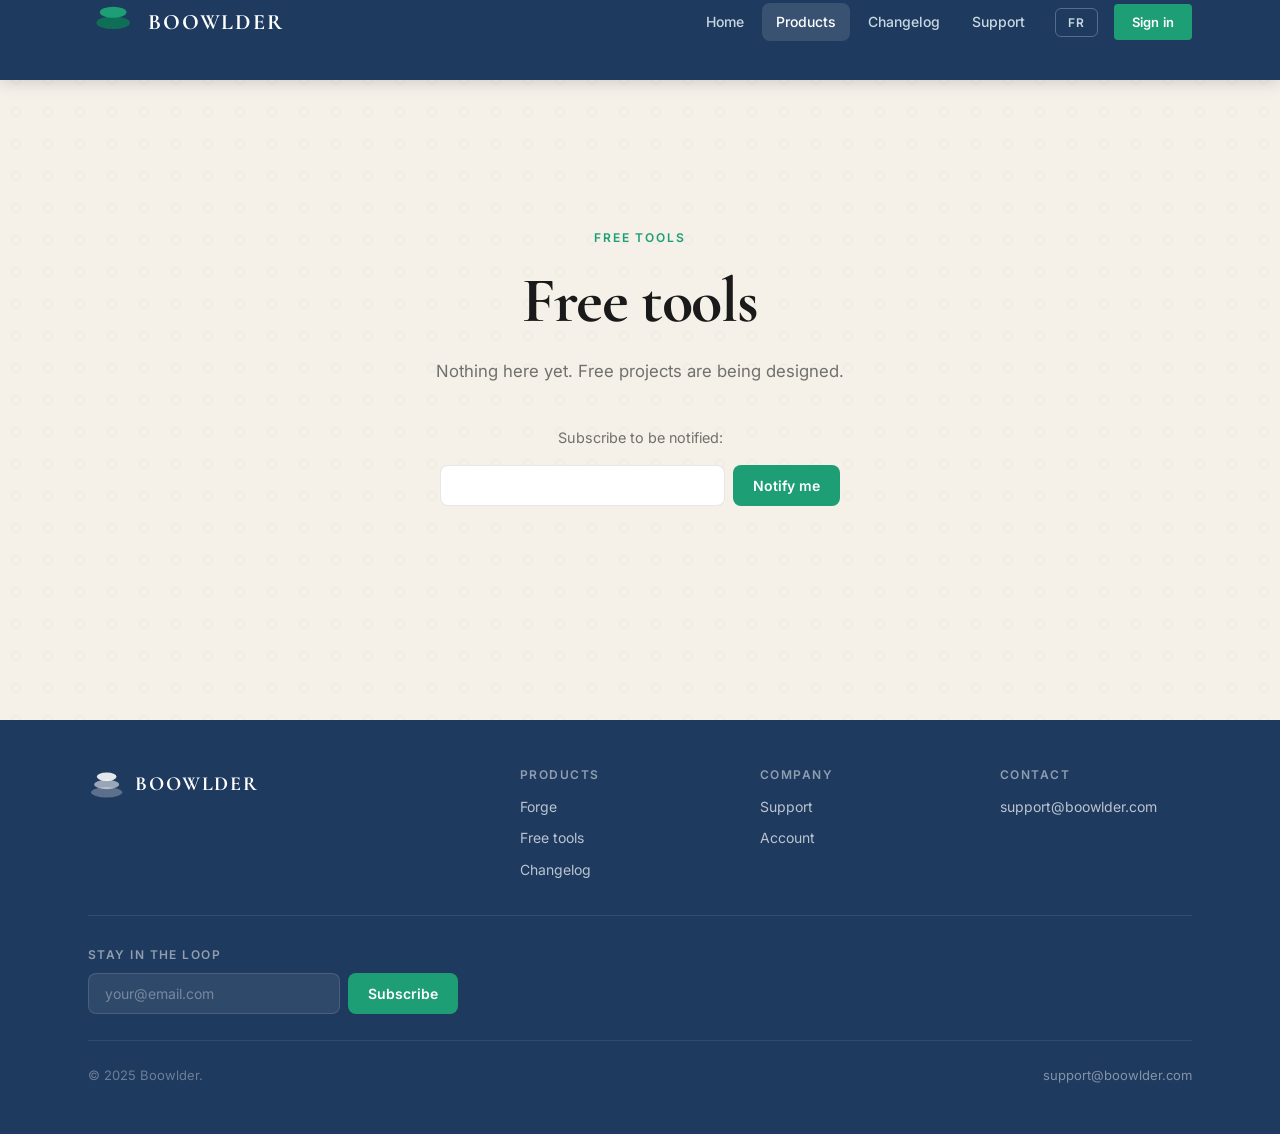
<file: free.html>
<!DOCTYPE html>
<html lang="en">
<head>
  <meta charset="UTF-8">
  <meta name="viewport" content="width=device-width, initial-scale=1">
  <title>Free Tools — Boowlder</title>
  <meta name="description" content="Free tools by Boowlder for developers and solo founders.">
  <link rel="icon" type="image/svg+xml" href="data:image/svg+xml,%3Csvg xmlns='http://www.w3.org/2000/svg' width='36' height='28' viewBox='0 0 36 28' fill='none'%3E%3Cellipse cx='18' cy='22' rx='15' ry='5' fill='%231e3a5f'/%3E%3Cellipse cx='18' cy='14.5' rx='12' ry='4.5' fill='%230F6E56'/%3E%3Cellipse cx='18' cy='7' rx='9.5' ry='4' fill='%231D9E75'/%3E%3C/svg%3E">
  <link rel="preconnect" href="https://fonts.googleapis.com">
  <link rel="preconnect" href="https://fonts.gstatic.com" crossorigin>
  <link href="https://fonts.googleapis.com/css2?family=Cormorant+Garamond:ital,wght@0,400;0,600;0,700;1,400&family=Inter:wght@400;500;600;700&display=swap" rel="stylesheet">
  <link rel="stylesheet" href="css/main.css">
  <style>
    .coming-soon-hero {
      min-height: 80vh;
      display: flex;
      align-items: center;
      justify-content: center;
      padding: 120px 24px 80px;
      text-align: center;
    }

    .coming-soon-inner {
      max-width: 560px;
    }

    .coming-soon-icon {
      width: 80px;
      height: 80px;
      background: linear-gradient(135deg, #e8e2d8, #d4cfc6);
      border-radius: 20px;
      display: flex;
      align-items: center;
      justify-content: center;
      font-size: 2.2rem;
      margin: 0 auto 32px;
      border: 1px solid var(--border);
    }

    .coming-soon-label {
      font-size: .75rem;
      font-weight: 600;
      letter-spacing: .16em;
      text-transform: uppercase;
      color: var(--green);
      margin-bottom: 16px;
    }

    .coming-soon-title {
      margin-bottom: 20px;
    }

    .coming-soon-desc {
      font-size: 1.05rem;
      color: var(--ink-60);
      line-height: 1.7;
      margin-bottom: 40px;
    }

    .hint-list {
      display: flex;
      flex-direction: column;
      gap: 12px;
      text-align: left;
      background: var(--white);
      border: 1px solid var(--border);
      border-radius: var(--radius);
      padding: 24px 28px;
      margin-bottom: 40px;
    }

    .hint-item {
      display: flex;
      align-items: center;
      gap: 12px;
      font-size: .9375rem;
      color: var(--ink-60);
    }

    .hint-item span:first-child {
      font-size: 1.1rem;
    }

    .newsletter-inline {
      display: flex;
      gap: 8px;
      max-width: 400px;
      margin: 0 auto;
    }
  </style>
</head>
<body>

<nav class="nav">
  <div class="container">
    <div class="nav-inner">
      <a href="index.html" class="nav-logo">
        <svg width="32" height="28" viewBox="0 0 36 28" fill="none" aria-hidden="true"><ellipse cx="18" cy="22" rx="15" ry="5" fill="#1e3a5f"/><ellipse cx="18" cy="14.5" rx="12" ry="4.5" fill="#0F6E56"/><ellipse cx="18" cy="7" rx="9.5" ry="4" fill="#1D9E75"/></svg>
        <div class="nav-brand">
          <span class="nav-brand-name">Boowlder</span>
        </div>
      </a>
      <nav class="nav-links">
        <a href="index.html" class="nav-link" data-en="Home" data-fr="Accueil">Home</a>
        <a href="products.html" class="nav-link active" data-en="Products" data-fr="Produits">Products</a>
        <a href="changelog.html" class="nav-link" data-en="Changelog" data-fr="Changelog">Changelog</a>
        <a href="support.html" class="nav-link" data-en="Support" data-fr="Support">Support</a>
      </nav>
      <button class="nav-lang">FR</button>
      <a href="account.html" class="btn btn-outline btn-sm nav-cta" data-en="Sign in" data-fr="Connexion">Sign in</a>
      <button class="nav-hamburger" aria-label="Menu">
        <svg width="22" height="22" viewBox="0 0 22 22" fill="none"><path d="M3 6h16M3 11h16M3 16h16" stroke="currentColor" stroke-width="1.8" stroke-linecap="round"/></svg>
      </button>
    </div>
  </div>
  <div class="nav-mobile">
    <a href="index.html" class="nav-link" data-en="Home" data-fr="Accueil">Home</a>
    <a href="products.html" class="nav-link" data-en="Products" data-fr="Produits">Products</a>
    <a href="changelog.html" class="nav-link" data-en="Changelog" data-fr="Changelog">Changelog</a>
    <a href="support.html" class="nav-link" data-en="Support" data-fr="Support">Support</a>
    <a href="account.html" class="nav-link" data-en="Sign in" data-fr="Connexion">Sign in</a>
  </div>
</nav>

<div class="coming-soon-hero">
  <div class="coming-soon-inner">
    <div class="coming-soon-label fade-in" data-en="Free tools" data-fr="Outils gratuits">Outils gratuits</div>
    <h1 class="coming-soon-title fade-in" data-en="Free tools" data-fr="Outils gratuits">Outils gratuits</h1>
    <p class="coming-soon-desc fade-in" data-en="Nothing here yet. Free projects are being designed." data-fr="Rien ici pour l'instant. Des projets gratuits sont en cours de conception.">Rien ici pour l'instant. Des projets gratuits sont en cours de conception.</p>
    <p class="fade-in" style="font-size:.9rem;color:var(--ink-60);margin-bottom:16px" data-en="Subscribe to be notified:" data-fr="Être notifié au lancement :">Être notifié au lancement :</p>
    <form class="newsletter-inline newsletter-form fade-in">
      <input type="email" class="newsletter-input" style="background:var(--white);border-color:var(--border);color:var(--ink);flex:1" placeholder="your@email.com" required>
      <button type="submit" class="newsletter-btn" data-en="Notify me" data-fr="Me notifier">Me notifier</button>
    </form>
    <div class="newsletter-msg" style="text-align:center"></div>
  </div>
</div>

<footer class="footer">
  <div class="container">
    <div class="footer-grid">
      <div class="footer-brand">
        <div class="footer-logo">
          <svg width="28" height="24" viewBox="0 0 36 28" fill="none" aria-hidden="true"><ellipse cx="18" cy="22" rx="15" ry="5" fill="rgba(255,255,255,.28)"/><ellipse cx="18" cy="14.5" rx="12" ry="4.5" fill="rgba(255,255,255,.55)"/><ellipse cx="18" cy="7" rx="9.5" ry="4" fill="rgba(255,255,255,.88)"/></svg>
          <span class="footer-logo-name">Boowlder</span>
        </div>
      </div>
      <div class="footer-col">
        <h4 data-en="Products" data-fr="Produits">Products</h4>
        <ul>
          <li><a href="products/forge.html">Forge</a></li>
          <li><a href="free.html" data-en="Free tools" data-fr="Outils gratuits">Free tools</a></li>
          <li><a href="changelog.html">Changelog</a></li>
        </ul>
      </div>
      <div class="footer-col">
        <h4 data-en="Company" data-fr="Boowlder">Company</h4>
        <ul>
          <li><a href="support.html">Support</a></li>
          <li><a href="account.html" data-en="Account" data-fr="Compte">Account</a></li>
        </ul>
      </div>
      <div class="footer-col"><h4>Contact</h4><ul><li><a href="mailto:support@boowlder.com">support@boowlder.com</a></li></ul></div>
    </div>
    <div class="footer-newsletter">
      <h4 data-en="Stay in the loop" data-fr="Restez informé">Stay in the loop</h4>
      <form class="newsletter-form">
        <input type="email" class="newsletter-input" placeholder="your@email.com" required>
        <button type="submit" class="newsletter-btn" data-en="Subscribe" data-fr="S'inscrire">Subscribe</button>
      </form>
      <div class="newsletter-msg"></div>
    </div>
    <div class="footer-bottom">
      <span>© 2025 Boowlder.</span>
      <a href="mailto:support@boowlder.com">support@boowlder.com</a>
    </div>
  </div>
</footer>

<script src="js/main.js"></script>
</body>
</html>
</file>
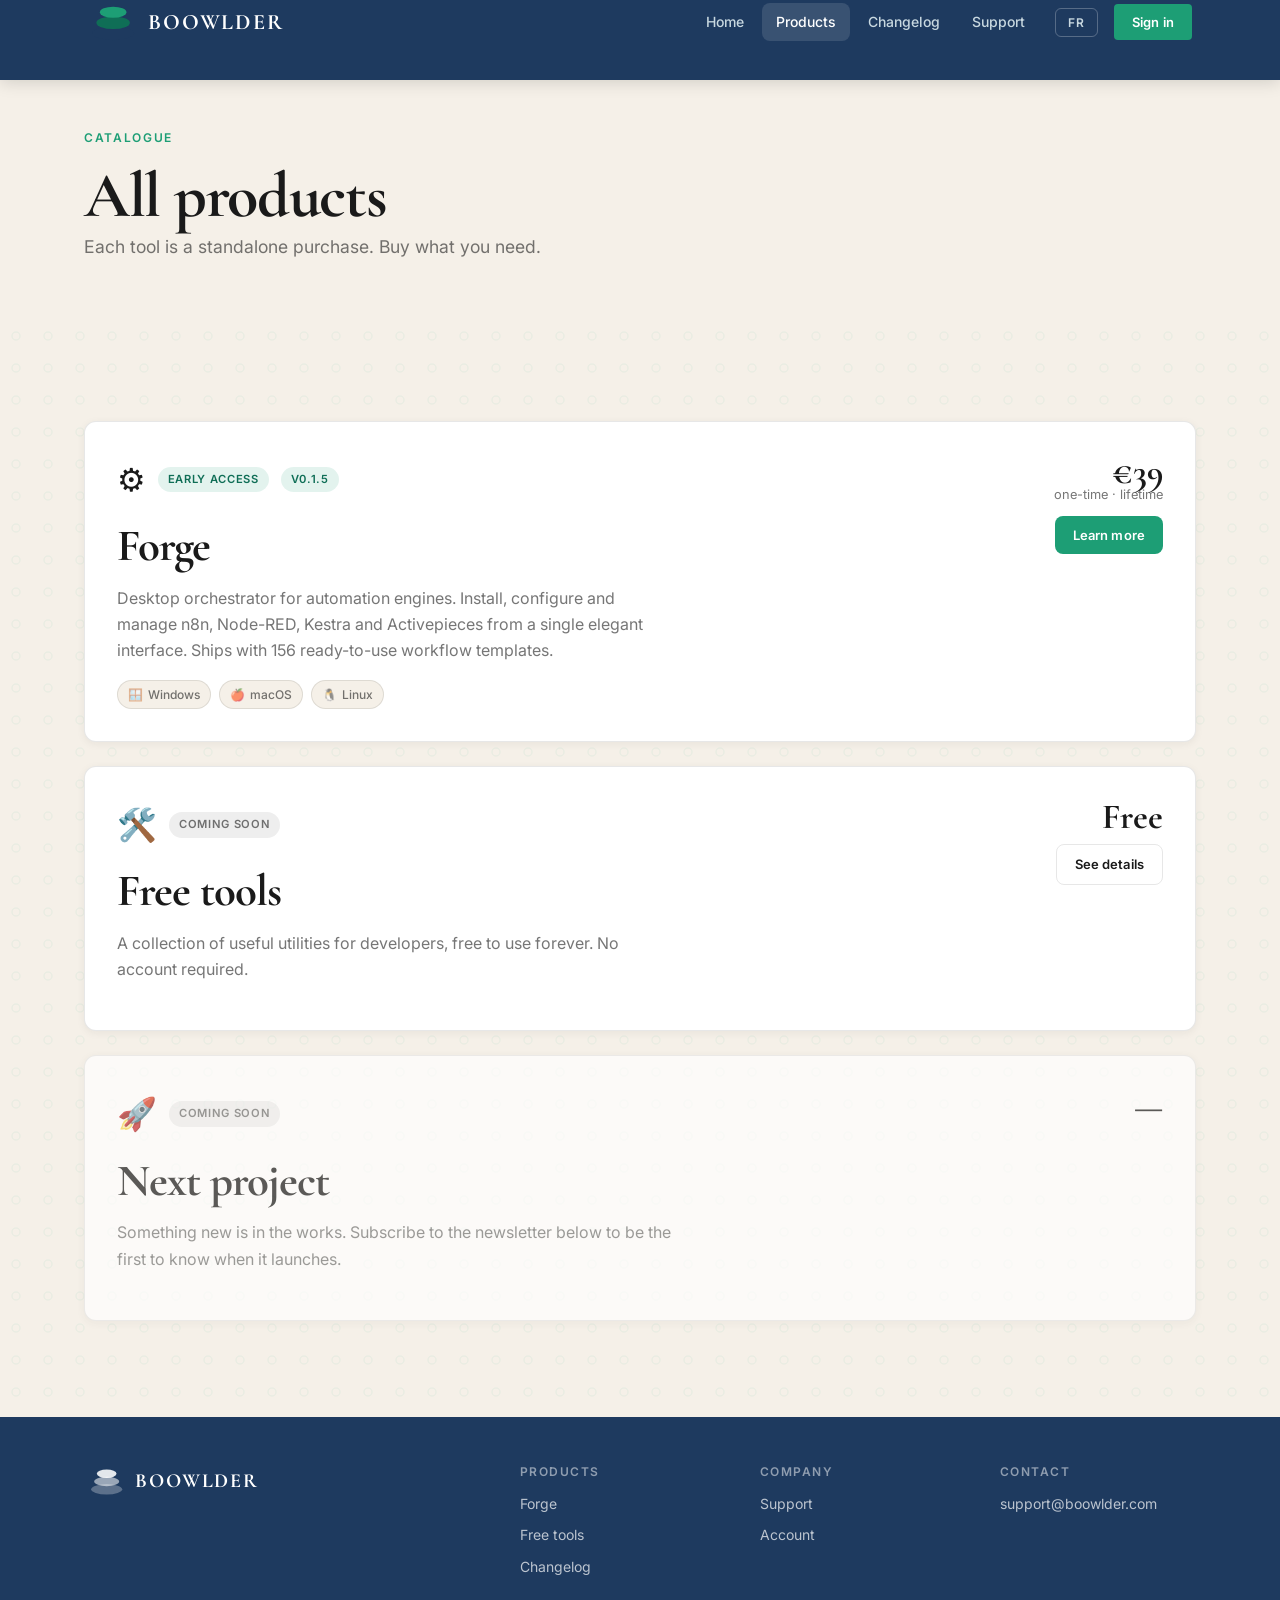
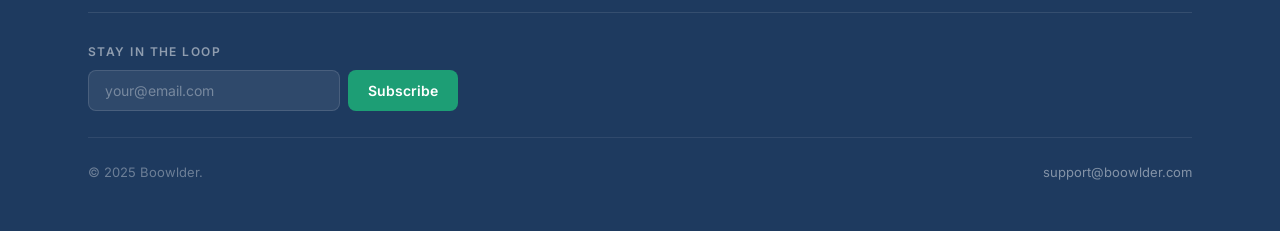
<file: products.html>
<!DOCTYPE html>
<html lang="en">
<head>
  <meta charset="UTF-8">
  <meta name="viewport" content="width=device-width, initial-scale=1">
  <title>Products — Boowlder</title>
  <meta name="description" content="All Boowlder tools — Forge, free utilities, and upcoming projects.">
  <link rel="icon" type="image/svg+xml" href="data:image/svg+xml,%3Csvg xmlns='http://www.w3.org/2000/svg' width='36' height='28' viewBox='0 0 36 28' fill='none'%3E%3Cellipse cx='18' cy='22' rx='15' ry='5' fill='%231e3a5f'/%3E%3Cellipse cx='18' cy='14.5' rx='12' ry='4.5' fill='%230F6E56'/%3E%3Cellipse cx='18' cy='7' rx='9.5' ry='4' fill='%231D9E75'/%3E%3C/svg%3E">
  <link rel="preconnect" href="https://fonts.googleapis.com">
  <link rel="preconnect" href="https://fonts.gstatic.com" crossorigin>
  <link href="https://fonts.googleapis.com/css2?family=Cormorant+Garamond:ital,wght@0,400;0,600;0,700;1,400&family=Inter:wght@400;500;600;700&display=swap" rel="stylesheet">
  <link rel="stylesheet" href="css/main.css">
  <style>
    .page-hero {
      padding: 128px 0 64px;
      background: var(--bg);
    }

    .product-detail-card {
      display: grid;
      grid-template-columns: 1fr auto;
      gap: 40px;
      align-items: start;
    }

    .product-detail-meta {
      display: flex;
      align-items: center;
      gap: 12px;
      margin-bottom: 16px;
      flex-wrap: wrap;
    }

    .product-detail-name {
      margin-bottom: 12px;
    }

    .product-detail-desc {
      font-size: 1rem;
      color: var(--ink-60);
      line-height: 1.65;
      margin-bottom: 16px;
      max-width: 560px;
    }

    .product-detail-price-block {
      text-align: right;
      display: flex;
      flex-direction: column;
      align-items: flex-end;
      gap: 10px;
      min-width: 160px;
    }

    .product-detail-price {
      font-family: var(--font-serif);
      font-size: 2.2rem;
      font-weight: 700;
      color: var(--ink);
      line-height: 1;
    }

    .product-detail-price-note {
      font-size: .8rem;
      color: var(--ink-60);
      margin-top: -4px;
    }

    .product-detail-actions {
      display: flex;
      flex-direction: column;
      gap: 8px;
      align-items: flex-end;
    }

    @media (max-width: 700px) {
      .product-detail-card { grid-template-columns: 1fr; }
      .product-detail-price-block { text-align: left; align-items: flex-start; }
      .product-detail-actions { align-items: flex-start; flex-direction: row; }
    }
  </style>
</head>
<body>

<nav class="nav">
  <div class="container">
    <div class="nav-inner">
      <a href="index.html" class="nav-logo">
        <svg width="32" height="28" viewBox="0 0 36 28" fill="none" aria-hidden="true"><ellipse cx="18" cy="22" rx="15" ry="5" fill="#1e3a5f"/><ellipse cx="18" cy="14.5" rx="12" ry="4.5" fill="#0F6E56"/><ellipse cx="18" cy="7" rx="9.5" ry="4" fill="#1D9E75"/></svg>
        <div class="nav-brand">
          <span class="nav-brand-name">Boowlder</span>
        </div>
      </a>
      <nav class="nav-links">
        <a href="index.html" class="nav-link" data-en="Home" data-fr="Accueil">Home</a>
        <a href="products.html" class="nav-link active" data-en="Products" data-fr="Produits">Products</a>
        <a href="changelog.html" class="nav-link" data-en="Changelog" data-fr="Changelog">Changelog</a>
        <a href="support.html" class="nav-link" data-en="Support" data-fr="Support">Support</a>
      </nav>
      <button class="nav-lang">FR</button>
      <a href="account.html" class="btn btn-outline btn-sm nav-cta" data-en="Sign in" data-fr="Connexion">Sign in</a>
      <button class="nav-hamburger" aria-label="Menu">
        <svg width="22" height="22" viewBox="0 0 22 22" fill="none"><path d="M3 6h16M3 11h16M3 16h16" stroke="currentColor" stroke-width="1.8" stroke-linecap="round"/></svg>
      </button>
    </div>
  </div>
  <div class="nav-mobile">
    <a href="index.html" class="nav-link" data-en="Home" data-fr="Accueil">Home</a>
    <a href="products.html" class="nav-link" data-en="Products" data-fr="Produits">Products</a>
    <a href="changelog.html" class="nav-link" data-en="Changelog" data-fr="Changelog">Changelog</a>
    <a href="support.html" class="nav-link" data-en="Support" data-fr="Support">Support</a>
    <a href="account.html" class="nav-link" data-en="Sign in" data-fr="Connexion">Sign in</a>
  </div>
</nav>

<div class="page-hero">
  <div class="container">
    <div class="section-label fade-in" data-en="Catalogue" data-fr="Catalogue">Catalogue</div>
    <h1 class="fade-in" data-en="All products" data-fr="Tous les produits">All products</h1>
    <p class="section-subtitle fade-in" style="margin-bottom:0" data-en="Each tool is a standalone purchase. Buy what you need." data-fr="Chaque outil est un achat indépendant. Achetez ce dont vous avez besoin.">Each tool is a standalone purchase. Buy what you need.</p>
  </div>
</div>

<section>
  <div class="container">

    <!-- Forge -->
    <div class="card fade-in" style="margin-bottom:24px">
      <div class="product-detail-card">
        <div>
          <div class="product-detail-meta">
            <span style="font-size:2rem">⚙️</span>
            <span class="badge badge-paid" data-en="Early access" data-fr="Accès anticipé">Early access</span>
            <span class="badge badge-paid">v0.1.5</span>
          </div>
          <h2 class="product-detail-name">Forge</h2>
          <p class="product-detail-desc" data-en="Desktop orchestrator for automation engines. Install, configure and manage n8n, Node-RED, Kestra and Activepieces from a single elegant interface. Ships with 156 ready-to-use workflow templates." data-fr="Orchestrateur desktop pour moteurs d'automatisation. Installez, configurez et gérez n8n, Node-RED, Kestra et Activepieces depuis une interface unique. Livré avec 156 templates de workflows prêts à l'emploi.">Desktop orchestrator for automation engines. Install, configure and manage n8n, Node-RED, Kestra and Activepieces from a single elegant interface. Ships with 156 ready-to-use workflow templates.</p>
          <div class="platform-pills">
            <span class="platform-pill">🪟 <span data-en="Windows" data-fr="Windows">Windows</span></span>
            <span class="platform-pill">🍎 <span data-en="macOS" data-fr="macOS">macOS</span></span>
            <span class="platform-pill">🐧 <span data-en="Linux" data-fr="Linux">Linux</span></span>
          </div>
        </div>
        <div class="product-detail-price-block">
          <div>
            <div class="product-detail-price">€39</div>
            <div class="product-detail-price-note" data-en="one-time · lifetime" data-fr="paiement unique · à vie">one-time · lifetime</div>
          </div>
          <div class="product-detail-actions">
            <a href="products/forge.html" class="btn btn-primary btn-sm" data-en="Learn more" data-fr="Découvrir">Learn more</a>
          </div>
        </div>
      </div>
    </div>

    <!-- Free tools -->
    <div class="card fade-in fade-in-delay-1" style="margin-bottom:24px">
      <div class="product-detail-card">
        <div>
          <div class="product-detail-meta">
            <span style="font-size:2rem">🛠️</span>
            <span class="badge badge-soon" data-en="Coming soon" data-fr="Bientôt">Coming soon</span>
          </div>
          <h2 class="product-detail-name" data-en="Free tools" data-fr="Outils gratuits">Free tools</h2>
          <p class="product-detail-desc" data-en="A collection of useful utilities for developers, free to use forever. No account required." data-fr="Une collection d'utilitaires pratiques pour développeurs, gratuits à jamais. Pas de compte requis.">A collection of useful utilities for developers, free to use forever. No account required.</p>
        </div>
        <div class="product-detail-price-block">
          <div>
            <div class="product-detail-price" data-en="Free" data-fr="Gratuit">Free</div>
          </div>
          <div class="product-detail-actions">
            <a href="free.html" class="btn btn-outline btn-sm" data-en="See details" data-fr="Voir les détails">See details</a>
          </div>
        </div>
      </div>
    </div>

    <!-- Next project -->
    <div class="card fade-in fade-in-delay-2" style="opacity:.7">
      <div class="product-detail-card">
        <div>
          <div class="product-detail-meta">
            <span style="font-size:2rem">🚀</span>
            <span class="badge badge-soon" data-en="Coming soon" data-fr="Bientôt">Coming soon</span>
          </div>
          <h2 class="product-detail-name" data-en="Next project" data-fr="Prochain projet">Next project</h2>
          <p class="product-detail-desc" data-en="Something new is in the works. Subscribe to the newsletter below to be the first to know when it launches." data-fr="Quelque chose de nouveau est en préparation. Abonnez-vous à la newsletter ci-dessous pour être parmi les premiers informés.">Something new is in the works. Subscribe to the newsletter below to be the first to know when it launches.</p>
        </div>
        <div class="product-detail-price-block">
          <div class="product-detail-price">—</div>
        </div>
      </div>
    </div>

  </div>
</section>

<footer class="footer">
  <div class="container">
    <div class="footer-grid">
      <div class="footer-brand">
        <div class="footer-logo">
          <svg width="28" height="24" viewBox="0 0 36 28" fill="none" aria-hidden="true"><ellipse cx="18" cy="22" rx="15" ry="5" fill="rgba(255,255,255,.28)"/><ellipse cx="18" cy="14.5" rx="12" ry="4.5" fill="rgba(255,255,255,.55)"/><ellipse cx="18" cy="7" rx="9.5" ry="4" fill="rgba(255,255,255,.88)"/></svg>
          <span class="footer-logo-name">Boowlder</span>
        </div>
      </div>
      <div class="footer-col">
        <h4 data-en="Products" data-fr="Produits">Products</h4>
        <ul>
          <li><a href="products/forge.html">Forge</a></li>
          <li><a href="free.html" data-en="Free tools" data-fr="Outils gratuits">Free tools</a></li>
          <li><a href="changelog.html">Changelog</a></li>
        </ul>
      </div>
      <div class="footer-col">
        <h4 data-en="Company" data-fr="Boowlder">Company</h4>
        <ul>
          <li><a href="support.html">Support</a></li>
          <li><a href="account.html" data-en="Account" data-fr="Compte">Account</a></li>
        </ul>
      </div>
      <div class="footer-col"><h4>Contact</h4><ul><li><a href="mailto:support@boowlder.com">support@boowlder.com</a></li></ul></div>
    </div>
    <div class="footer-newsletter">
      <h4 data-en="Stay in the loop" data-fr="Restez informé">Stay in the loop</h4>
      <form class="newsletter-form">
        <input type="email" class="newsletter-input" placeholder="your@email.com" required>
        <button type="submit" class="newsletter-btn" data-en="Subscribe" data-fr="S'inscrire">Subscribe</button>
      </form>
      <div class="newsletter-msg"></div>
    </div>
    <div class="footer-bottom">
      <span>© 2025 Boowlder.</span>
      <a href="mailto:support@boowlder.com">support@boowlder.com</a>
    </div>
  </div>
</footer>

<script src="js/main.js"></script>
</body>
</html>
</file>
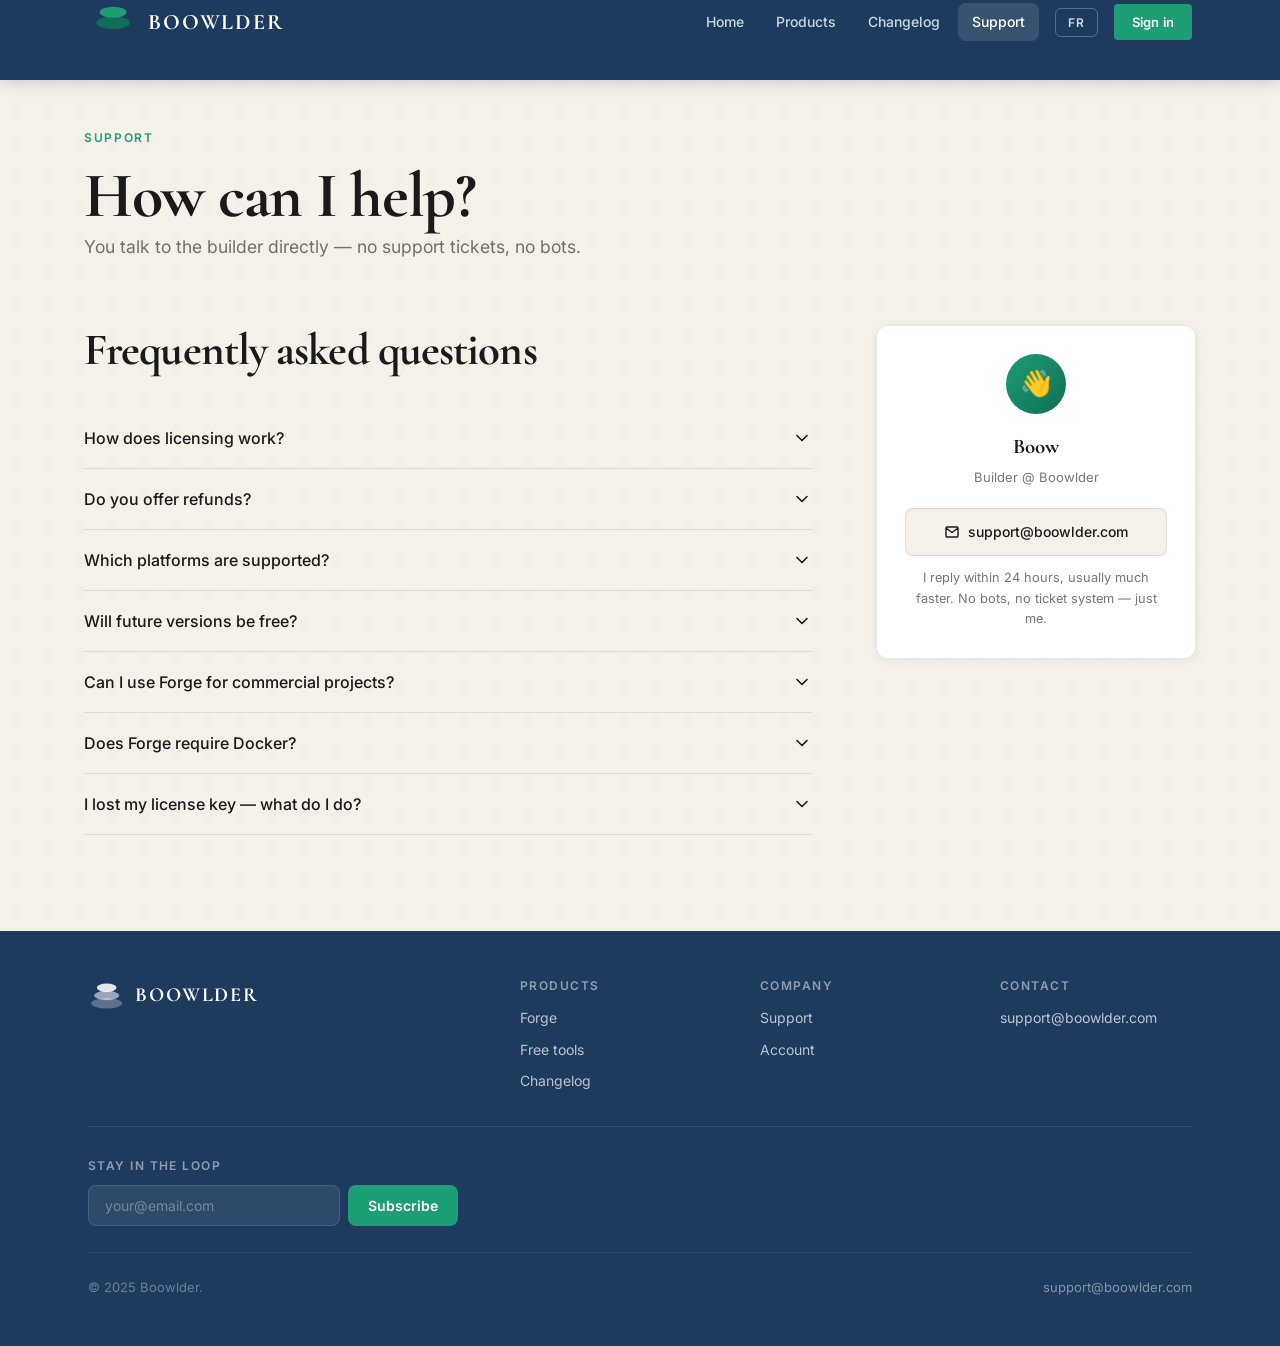
<file: support.html>
<!DOCTYPE html>
<html lang="en">
<head>
  <meta charset="UTF-8">
  <meta name="viewport" content="width=device-width, initial-scale=1">
  <title>Support — Boowlder</title>
  <meta name="description" content="Support, FAQ and contact for Boowlder products.">
  <link rel="icon" type="image/svg+xml" href="data:image/svg+xml,%3Csvg xmlns='http://www.w3.org/2000/svg' width='36' height='28' viewBox='0 0 36 28' fill='none'%3E%3Cellipse cx='18' cy='22' rx='15' ry='5' fill='%231e3a5f'/%3E%3Cellipse cx='18' cy='14.5' rx='12' ry='4.5' fill='%230F6E56'/%3E%3Cellipse cx='18' cy='7' rx='9.5' ry='4' fill='%231D9E75'/%3E%3C/svg%3E">
  <link rel="preconnect" href="https://fonts.googleapis.com">
  <link rel="preconnect" href="https://fonts.gstatic.com" crossorigin>
  <link href="https://fonts.googleapis.com/css2?family=Cormorant+Garamond:ital,wght@0,400;0,600;0,700;1,400&family=Inter:wght@400;500;600;700&display=swap" rel="stylesheet">
  <link rel="stylesheet" href="css/main.css">
  <style>
    .page-hero { padding: 128px 0 64px; }

    .support-layout {
      display: grid;
      grid-template-columns: 1fr 320px;
      gap: 64px;
      align-items: start;
    }

    .contact-card {
      background: var(--white);
      border: 1px solid var(--border);
      border-radius: var(--radius);
      padding: 28px;
      box-shadow: var(--shadow-sm);
      position: sticky;
      top: 88px;
      text-align: center;
    }

    .contact-avatar {
      width: 60px;
      height: 60px;
      background: linear-gradient(135deg, var(--green), var(--teal));
      border-radius: 50%;
      display: flex;
      align-items: center;
      justify-content: center;
      margin: 0 auto 16px;
      font-size: 1.6rem;
    }

    .contact-name {
      font-family: var(--font-serif);
      font-size: 1.3rem;
      font-weight: 700;
      margin-bottom: 4px;
    }

    .contact-role {
      font-size: .8125rem;
      color: var(--ink-60);
      margin-bottom: 20px;
    }

    .contact-email-btn {
      display: flex;
      align-items: center;
      justify-content: center;
      gap: 8px;
      width: 100%;
      padding: 12px;
      background: var(--bg-alt);
      border: 1px solid var(--border);
      border-radius: var(--radius-sm);
      font-size: .875rem;
      font-weight: 500;
      color: var(--ink);
      text-decoration: none;
      transition: var(--transition);
      margin-bottom: 12px;
    }
    .contact-email-btn:hover { border-color: var(--green); color: var(--green); background: rgba(29,158,117,.04); }

    .contact-note {
      font-size: .8rem;
      color: var(--ink-60);
      line-height: 1.6;
    }

    @media (max-width: 760px) {
      .support-layout { grid-template-columns: 1fr; }
      .contact-card { position: static; }
    }
  </style>
</head>
<body>

<nav class="nav">
  <div class="container">
    <div class="nav-inner">
      <a href="index.html" class="nav-logo">
        <svg width="32" height="28" viewBox="0 0 36 28" fill="none" aria-hidden="true"><ellipse cx="18" cy="22" rx="15" ry="5" fill="#1e3a5f"/><ellipse cx="18" cy="14.5" rx="12" ry="4.5" fill="#0F6E56"/><ellipse cx="18" cy="7" rx="9.5" ry="4" fill="#1D9E75"/></svg>
        <div class="nav-brand">
          <span class="nav-brand-name">Boowlder</span>
        </div>
      </a>
      <nav class="nav-links">
        <a href="index.html" class="nav-link" data-en="Home" data-fr="Accueil">Home</a>
        <a href="products.html" class="nav-link" data-en="Products" data-fr="Produits">Products</a>
        <a href="changelog.html" class="nav-link" data-en="Changelog" data-fr="Changelog">Changelog</a>
        <a href="support.html" class="nav-link active" data-en="Support" data-fr="Support">Support</a>
      </nav>
      <button class="nav-lang">FR</button>
      <a href="account.html" class="btn btn-outline btn-sm nav-cta" data-en="Sign in" data-fr="Connexion">Sign in</a>
      <button class="nav-hamburger" aria-label="Menu">
        <svg width="22" height="22" viewBox="0 0 22 22" fill="none"><path d="M3 6h16M3 11h16M3 16h16" stroke="currentColor" stroke-width="1.8" stroke-linecap="round"/></svg>
      </button>
    </div>
  </div>
  <div class="nav-mobile">
    <a href="index.html" class="nav-link" data-en="Home" data-fr="Accueil">Home</a>
    <a href="products.html" class="nav-link" data-en="Products" data-fr="Produits">Products</a>
    <a href="changelog.html" class="nav-link" data-en="Changelog" data-fr="Changelog">Changelog</a>
    <a href="support.html" class="nav-link" data-en="Support" data-fr="Support">Support</a>
    <a href="account.html" class="nav-link" data-en="Sign in" data-fr="Connexion">Sign in</a>
  </div>
</nav>

<div class="page-hero">
  <div class="container">
    <div class="section-label fade-in">Support</div>
    <h1 class="fade-in" data-en="How can I help?" data-fr="Comment puis-je vous aider ?">How can I help?</h1>
    <p class="section-subtitle fade-in" style="margin-bottom:0" data-en="You talk to the builder directly — no support tickets, no bots." data-fr="Vous parlez directement au créateur — pas de tickets, pas de bots.">You talk to the builder directly — no support tickets, no bots.</p>
  </div>
</div>

<section style="padding-top:0">
  <div class="container">
    <div class="support-layout">

      <!-- FAQ -->
      <div>
        <h2 class="fade-in" style="margin-bottom:32px" data-en="Frequently asked questions" data-fr="Questions fréquentes">Frequently asked questions</h2>

        <div class="faq-item fade-in">
          <button class="faq-question">
            <span data-en="How does licensing work?" data-fr="Comment fonctionne la licence ?">How does licensing work?</span>
            <svg class="faq-arrow" viewBox="0 0 20 20" fill="none"><path d="M5 7.5l5 5 5-5" stroke="currentColor" stroke-width="1.6" stroke-linecap="round" stroke-linejoin="round"/></svg>
          </button>
          <div class="faq-answer"><div class="faq-answer-inner" data-en="Each purchase gives you a license key valid on up to 3 machines simultaneously. The key is tied to your hardware fingerprint and works offline after initial activation (7-day grace period for offline use). You can deactivate a machine at any time to free up a slot." data-fr="Chaque achat vous donne une clé de licence valide sur 3 machines simultanément. La clé est liée à l'empreinte matérielle de votre machine et fonctionne hors ligne après l'activation initiale (période de grâce de 7 jours hors ligne). Vous pouvez désactiver une machine à tout moment pour libérer un emplacement.">Each purchase gives you a license key valid on up to 3 machines simultaneously. The key is tied to your hardware fingerprint and works offline after initial activation (7-day grace period for offline use). You can deactivate a machine at any time to free up a slot.</div></div>
        </div>

        <div class="faq-item fade-in">
          <button class="faq-question">
            <span data-en="Do you offer refunds?" data-fr="Proposez-vous des remboursements ?">Do you offer refunds?</span>
            <svg class="faq-arrow" viewBox="0 0 20 20" fill="none"><path d="M5 7.5l5 5 5-5" stroke="currentColor" stroke-width="1.6" stroke-linecap="round" stroke-linejoin="round"/></svg>
          </button>
          <div class="faq-answer"><div class="faq-answer-inner" data-en="I do not offer refunds. Before purchasing, feel free to contact me with any questions about the product." data-fr="Je ne propose pas de remboursement. Avant d'acheter, vous pouvez me contacter pour toute question sur le produit.">I do not offer refunds. Before purchasing, feel free to contact me with any questions about the product.</div></div>
        </div>

        <div class="faq-item fade-in">
          <button class="faq-question">
            <span data-en="Which platforms are supported?" data-fr="Quelles plateformes sont supportées ?">Which platforms are supported?</span>
            <svg class="faq-arrow" viewBox="0 0 20 20" fill="none"><path d="M5 7.5l5 5 5-5" stroke="currentColor" stroke-width="1.6" stroke-linecap="round" stroke-linejoin="round"/></svg>
          </button>
          <div class="faq-answer"><div class="faq-answer-inner" data-en="Forge supports Windows 10+, macOS 12+ (Intel & Apple Silicon), and Linux (Ubuntu 20.04+, AppImage). All platforms get the same feature set." data-fr="Forge supporte Windows 10+, macOS 12+ (Intel et Apple Silicon), et Linux (Ubuntu 20.04+, AppImage). Toutes les plateformes ont le même ensemble de fonctionnalités.">Forge supports Windows 10+, macOS 12+ (Intel &amp; Apple Silicon), and Linux (Ubuntu 20.04+, AppImage). All platforms get the same feature set.</div></div>
        </div>

        <div class="faq-item fade-in">
          <button class="faq-question">
            <span data-en="Will future versions be free?" data-fr="Les futures versions seront-elles gratuites ?">Will future versions be free?</span>
            <svg class="faq-arrow" viewBox="0 0 20 20" fill="none"><path d="M5 7.5l5 5 5-5" stroke="currentColor" stroke-width="1.6" stroke-linecap="round" stroke-linejoin="round"/></svg>
          </button>
          <div class="faq-answer"><div class="faq-answer-inner" data-en="Yes. All updates to Forge — including major versions — are free for everyone who purchased a license. No upgrade fees, ever." data-fr="Oui. Toutes les mises à jour de Forge — y compris les versions majeures — sont gratuites pour tous ceux qui ont acheté une licence. Jamais de frais de mise à niveau.">Yes. All updates to Forge — including major versions — are free for everyone who purchased a license. No upgrade fees, ever.</div></div>
        </div>

        <div class="faq-item fade-in">
          <button class="faq-question">
            <span data-en="Can I use Forge for commercial projects?" data-fr="Puis-je utiliser Forge pour des projets commerciaux ?">Can I use Forge for commercial projects?</span>
            <svg class="faq-arrow" viewBox="0 0 20 20" fill="none"><path d="M5 7.5l5 5 5-5" stroke="currentColor" stroke-width="1.6" stroke-linecap="round" stroke-linejoin="round"/></svg>
          </button>
          <div class="faq-answer"><div class="faq-answer-inner" data-en="Absolutely. Your license is a personal, perpetual license — you can use Forge in any personal or commercial context. Team licenses (5+ seats) are available on request." data-fr="Absolument. Votre licence est une licence personnelle perpétuelle — vous pouvez utiliser Forge dans tout contexte personnel ou commercial. Des licences équipes (5+ postes) sont disponibles sur demande.">Absolutely. Your license is a personal, perpetual license — you can use Forge in any personal or commercial context. Team licenses (5+ seats) are available on request.</div></div>
        </div>

        <div class="faq-item fade-in">
          <button class="faq-question">
            <span data-en="Does Forge require Docker?" data-fr="Forge nécessite-t-il Docker ?">Does Forge require Docker?</span>
            <svg class="faq-arrow" viewBox="0 0 20 20" fill="none"><path d="M5 7.5l5 5 5-5" stroke="currentColor" stroke-width="1.6" stroke-linecap="round" stroke-linejoin="round"/></svg>
          </button>
          <div class="faq-answer"><div class="faq-answer-inner" data-en="Forge installs and manages Docker for you if it's not already present. You don't need to know anything about Docker to use Forge — it handles all that behind the scenes." data-fr="Forge installe et gère Docker pour vous s'il n'est pas déjà présent. Vous n'avez pas besoin de connaître Docker pour utiliser Forge — il gère tout en arrière-plan.">Forge installs and manages Docker for you if it's not already present. You don't need to know anything about Docker to use Forge — it handles all that behind the scenes.</div></div>
        </div>

        <div class="faq-item fade-in">
          <button class="faq-question">
            <span data-en="I lost my license key — what do I do?" data-fr="J'ai perdu ma clé de licence — que faire ?">I lost my license key — what do I do?</span>
            <svg class="faq-arrow" viewBox="0 0 20 20" fill="none"><path d="M5 7.5l5 5 5-5" stroke="currentColor" stroke-width="1.6" stroke-linecap="round" stroke-linejoin="round"/></svg>
          </button>
          <div class="faq-answer"><div class="faq-answer-inner" data-en="Email me with the address you used to purchase and I'll resend your key within 24 hours. You can also log in to your account at boowlder.com/account to retrieve it." data-fr="Envoyez-moi un email avec l'adresse utilisée lors de l'achat et je renverrai votre clé dans les 24 heures. Vous pouvez aussi vous connecter à votre compte sur boowlder.com/account pour la récupérer.">Email me with the address you used to purchase and I'll resend your key within 24 hours. You can also log in to your account at boowlder.com/account to retrieve it.</div></div>
        </div>

      </div>

      <!-- Contact card -->
      <div>
        <div class="contact-card fade-in">
          <div class="contact-avatar">👋</div>
          <div class="contact-name">Boow</div>
          <div class="contact-role">Builder @ Boowlder</div>
          <a href="mailto:support@boowlder.com" class="contact-email-btn">
            <svg width="16" height="16" viewBox="0 0 16 16" fill="none"><path d="M2 4a1 1 0 011-1h10a1 1 0 011 1v8a1 1 0 01-1 1H3a1 1 0 01-1-1V4zm0 0l6 4.5L14 4" stroke="currentColor" stroke-width="1.4" stroke-linecap="round" stroke-linejoin="round"/></svg>
            support@boowlder.com
          </a>
          <p class="contact-note" data-en="I reply within 24 hours, usually much faster. No bots, no ticket system — just me." data-fr="Je réponds dans les 24 heures, souvent bien plus vite. Pas de bots, pas de tickets — juste moi.">I reply within 24 hours, usually much faster. No bots, no ticket system — just me.</p>
        </div>
      </div>

    </div>
  </div>
</section>

<footer class="footer">
  <div class="container">
    <div class="footer-grid">
      <div class="footer-brand">
        <div class="footer-logo">
          <svg width="28" height="24" viewBox="0 0 36 28" fill="none" aria-hidden="true"><ellipse cx="18" cy="22" rx="15" ry="5" fill="rgba(255,255,255,.28)"/><ellipse cx="18" cy="14.5" rx="12" ry="4.5" fill="rgba(255,255,255,.55)"/><ellipse cx="18" cy="7" rx="9.5" ry="4" fill="rgba(255,255,255,.88)"/></svg>
          <span class="footer-logo-name">Boowlder</span>
        </div>
      </div>
      <div class="footer-col">
        <h4 data-en="Products" data-fr="Produits">Products</h4>
        <ul>
          <li><a href="products/forge.html">Forge</a></li>
          <li><a href="free.html" data-en="Free tools" data-fr="Outils gratuits">Free tools</a></li>
          <li><a href="changelog.html">Changelog</a></li>
        </ul>
      </div>
      <div class="footer-col">
        <h4 data-en="Company" data-fr="Boowlder">Company</h4>
        <ul>
          <li><a href="support.html">Support</a></li>
          <li><a href="account.html" data-en="Account" data-fr="Compte">Account</a></li>
        </ul>
      </div>
      <div class="footer-col"><h4>Contact</h4><ul><li><a href="mailto:support@boowlder.com">support@boowlder.com</a></li></ul></div>
    </div>
    <div class="footer-newsletter">
      <h4 data-en="Stay in the loop" data-fr="Restez informé">Stay in the loop</h4>
      <form class="newsletter-form">
        <input type="email" class="newsletter-input" placeholder="your@email.com" required>
        <button type="submit" class="newsletter-btn" data-en="Subscribe" data-fr="S'inscrire">Subscribe</button>
      </form>
      <div class="newsletter-msg"></div>
    </div>
    <div class="footer-bottom">
      <span>© 2025 Boowlder.</span>
      <a href="mailto:support@boowlder.com">support@boowlder.com</a>
    </div>
  </div>
</footer>

<script src="js/main.js"></script>
</body>
</html>
</file>
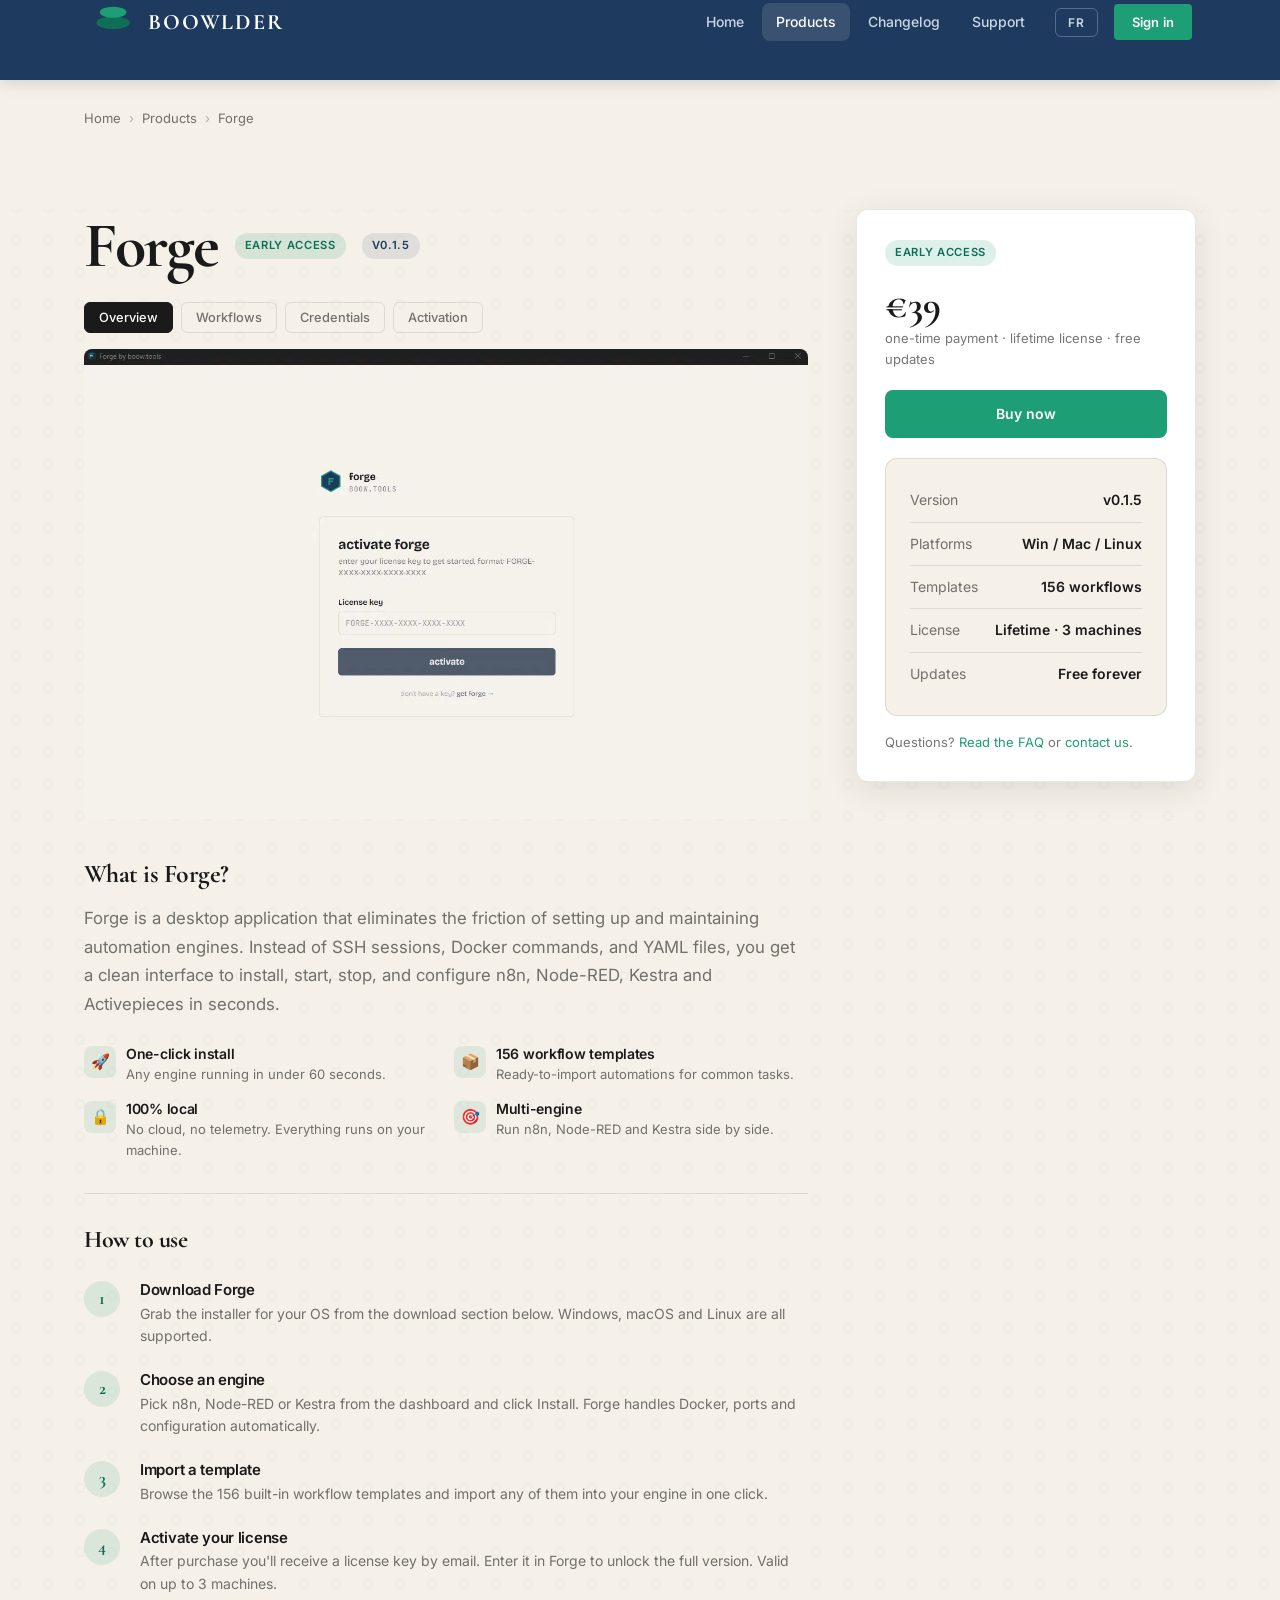
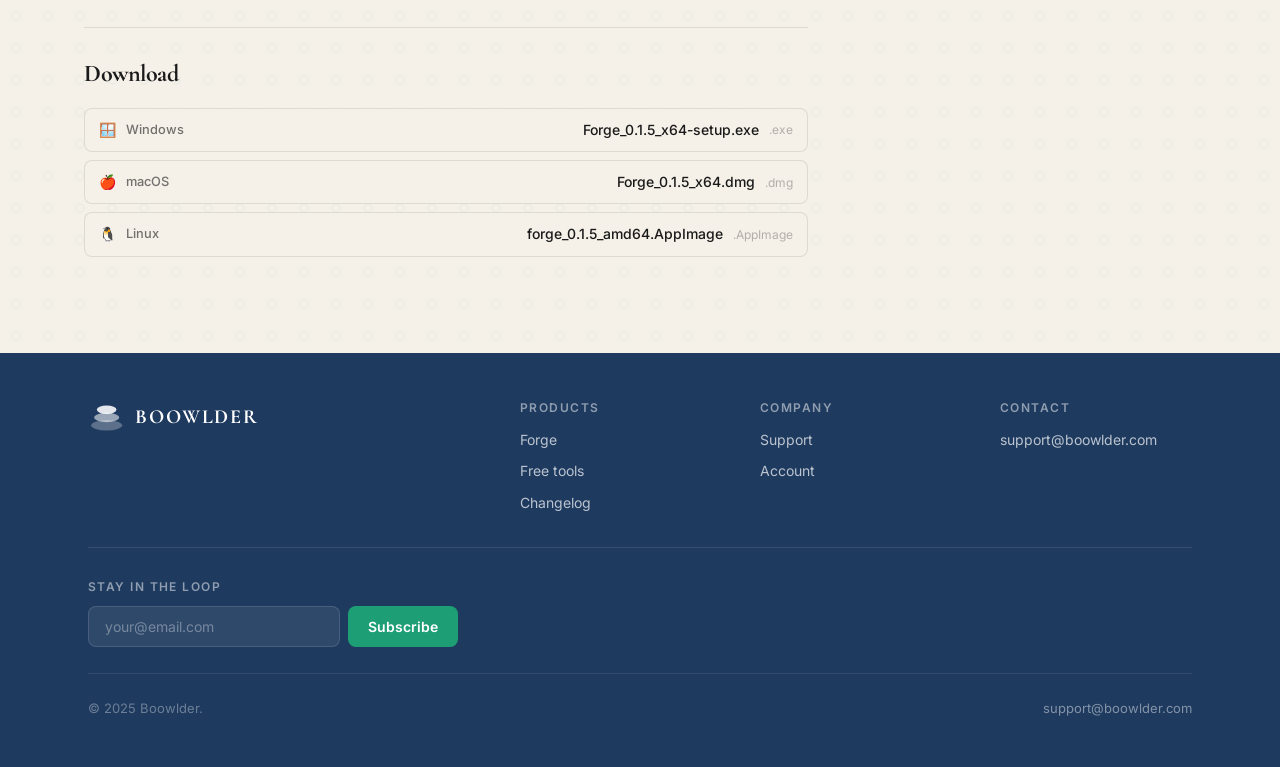
<file: products/forge.html>
<!DOCTYPE html>
<html lang="en">
<head>
  <meta charset="UTF-8">
  <meta name="viewport" content="width=device-width, initial-scale=1">
  <title>Forge — Boowlder</title>
  <meta name="description" content="Forge — Desktop orchestrator for automation engines. Install and manage n8n, Node-RED, Kestra from one UI. €39 one-time.">
  <link rel="icon" type="image/svg+xml" href="data:image/svg+xml,%3Csvg xmlns='http://www.w3.org/2000/svg' width='36' height='28' viewBox='0 0 36 28' fill='none'%3E%3Cellipse cx='18' cy='22' rx='15' ry='5' fill='%231e3a5f'/%3E%3Cellipse cx='18' cy='14.5' rx='12' ry='4.5' fill='%230F6E56'/%3E%3Cellipse cx='18' cy='7' rx='9.5' ry='4' fill='%231D9E75'/%3E%3C/svg%3E">
  <link rel="preconnect" href="https://fonts.googleapis.com">
  <link rel="preconnect" href="https://fonts.gstatic.com" crossorigin>
  <link href="https://fonts.googleapis.com/css2?family=Cormorant+Garamond:ital,wght@0,400;0,600;0,700;1,400&family=Inter:wght@400;500;600;700&display=swap" rel="stylesheet">
  <link rel="stylesheet" href="../css/main.css">
  <style>
    .page-hero {
      padding: 108px 0 48px;
      background: var(--bg);
    }

    .forge-layout {
      display: grid;
      grid-template-columns: 1fr 340px;
      gap: 48px;
      align-items: start;
    }

    .forge-title {
      display: flex;
      align-items: center;
      gap: 16px;
      margin-bottom: 20px;
      flex-wrap: wrap;
    }

    .forge-desc {
      font-size: 1.05rem;
      color: var(--ink-60);
      line-height: 1.7;
      margin-bottom: 28px;
    }

    .forge-features {
      display: grid;
      grid-template-columns: 1fr 1fr;
      gap: 16px;
      margin-bottom: 32px;
    }

    .forge-feature {
      display: flex;
      gap: 10px;
      align-items: flex-start;
    }

    .forge-feature-icon {
      width: 32px;
      height: 32px;
      background: rgba(29,158,117,.1);
      border-radius: 8px;
      display: flex;
      align-items: center;
      justify-content: center;
      flex-shrink: 0;
      font-size: .95rem;
    }

    .forge-feature-text h4 {
      font-family: var(--font-sans);
      font-size: .875rem;
      font-weight: 600;
      margin-bottom: 2px;
    }

    .forge-feature-text p {
      font-size: .8125rem;
    }

    .download-links {
      display: flex;
      flex-direction: column;
      gap: 8px;
    }

    .download-link {
      display: flex;
      align-items: center;
      gap: 10px;
      padding: 10px 14px;
      background: var(--bg-alt);
      border: 1px solid var(--border);
      border-radius: var(--radius-sm);
      font-size: .875rem;
      font-weight: 500;
      color: var(--ink);
      transition: var(--transition);
    }
    .download-link:hover { border-color: var(--green); color: var(--green); }
    .download-link-platform { color: var(--ink-60); font-size: .8rem; flex: 1; }
    .download-link-ext { font-size: .75rem; color: var(--ink-30); font-weight: 400; }

    @media (max-width: 860px) {
      .forge-layout { grid-template-columns: 1fr; }
      .forge-features { grid-template-columns: 1fr; }
    }
  </style>
</head>
<body>

<nav class="nav">
  <div class="container">
    <div class="nav-inner">
      <a href="../index.html" class="nav-logo">
        <svg width="32" height="28" viewBox="0 0 36 28" fill="none" aria-hidden="true"><ellipse cx="18" cy="22" rx="15" ry="5" fill="#1e3a5f"/><ellipse cx="18" cy="14.5" rx="12" ry="4.5" fill="#0F6E56"/><ellipse cx="18" cy="7" rx="9.5" ry="4" fill="#1D9E75"/></svg>
        <div class="nav-brand">
          <span class="nav-brand-name">Boowlder</span>
        </div>
      </a>
      <nav class="nav-links">
        <a href="../index.html" class="nav-link" data-en="Home" data-fr="Accueil">Home</a>
        <a href="../products.html" class="nav-link active" data-en="Products" data-fr="Produits">Products</a>
        <a href="../changelog.html" class="nav-link" data-en="Changelog" data-fr="Changelog">Changelog</a>
        <a href="../support.html" class="nav-link" data-en="Support" data-fr="Support">Support</a>
      </nav>
      <button class="nav-lang">FR</button>
      <a href="../account.html" class="btn btn-outline btn-sm nav-cta" data-en="Sign in" data-fr="Connexion">Sign in</a>
      <button class="nav-hamburger" aria-label="Menu">
        <svg width="22" height="22" viewBox="0 0 22 22" fill="none"><path d="M3 6h16M3 11h16M3 16h16" stroke="currentColor" stroke-width="1.8" stroke-linecap="round"/></svg>
      </button>
    </div>
  </div>
  <div class="nav-mobile">
    <a href="../index.html" class="nav-link" data-en="Home" data-fr="Accueil">Home</a>
    <a href="../products.html" class="nav-link" data-en="Products" data-fr="Produits">Products</a>
    <a href="../changelog.html" class="nav-link" data-en="Changelog" data-fr="Changelog">Changelog</a>
    <a href="../support.html" class="nav-link" data-en="Support" data-fr="Support">Support</a>
    <a href="../account.html" class="nav-link" data-en="Sign in" data-fr="Connexion">Sign in</a>
  </div>
</nav>

<div class="page-hero">
  <div class="container">
    <div class="breadcrumb fade-in">
      <a href="../index.html" data-en="Home" data-fr="Accueil">Home</a>
      <span class="breadcrumb-sep">›</span>
      <a href="../products.html" data-en="Products" data-fr="Produits">Products</a>
      <span class="breadcrumb-sep">›</span>
      <span>Forge</span>
    </div>
  </div>
</div>

<section style="padding-top:0">
  <div class="container">
    <div class="forge-layout">

      <!-- Left — content -->
      <div>
        <div class="forge-title fade-in">
          <h1>Forge</h1>
          <span class="badge badge-early" data-en="Early access" data-fr="Accès anticipé">Early access</span>
          <span class="badge badge-free">v0.1.5</span>
        </div>

        <!-- Gallery -->
        <div class="gallery-section fade-in" style="margin-bottom:40px">
          <div class="gallery-tabs">
            <button class="gallery-tab active" data-tab="overview" data-en="Overview" data-fr="Vue d'ensemble">Overview</button>
            <button class="gallery-tab" data-tab="workflows" data-en="Workflows" data-fr="Workflows">Workflows</button>
            <button class="gallery-tab" data-tab="credentials" data-en="Credentials" data-fr="Credentials">Credentials</button>
            <button class="gallery-tab" data-tab="activation" data-en="Activation" data-fr="Activation">Activation</button>
          </div>
          <div class="gallery-panel active" data-panel="overview">
            <img src="../assets/images/forge-screen-2.webp" alt="Forge dashboard" style="width:100%;border-radius:8px;object-fit:contain;background:#fff;display:block;" />
          </div>
          <div class="gallery-panel" data-panel="workflows">
            <img src="../assets/images/forge-screen-3.webp" alt="Forge workflow catalogue" style="width:100%;border-radius:8px;object-fit:contain;background:#fff;display:block;" />
          </div>
          <div class="gallery-panel" data-panel="credentials">
            <img src="../assets/images/forge-screen-4.webp" alt="Forge credentials vault" style="width:100%;border-radius:8px;object-fit:contain;background:#fff;display:block;" />
          </div>
          <div class="gallery-panel" data-panel="activation">
            <img src="../assets/images/forge-screen-1.webp" alt="Forge activation screen" style="width:100%;border-radius:8px;object-fit:contain;background:#fff;display:block;" />
          </div>
        </div>

        <!-- Description -->
        <h2 class="fade-in" style="margin-bottom:16px;font-size:1.6rem" data-en="What is Forge?" data-fr="Qu'est-ce que Forge ?">What is Forge?</h2>
        <p class="forge-desc fade-in" data-en="Forge is a desktop application that eliminates the friction of setting up and maintaining automation engines. Instead of SSH sessions, Docker commands, and YAML files, you get a clean interface to install, start, stop, and configure n8n, Node-RED, Kestra and Activepieces in seconds." data-fr="Forge est une application desktop qui élimine la friction liée à la mise en place et la maintenance de moteurs d'automatisation. À la place des sessions SSH, des commandes Docker et des fichiers YAML, vous obtenez une interface propre pour installer, démarrer, arrêter et configurer n8n, Node-RED, Kestra et Activepieces en quelques secondes.">Forge is a desktop application that eliminates the friction of setting up and maintaining automation engines. Instead of SSH sessions, Docker commands, and YAML files, you get a clean interface to install, start, stop, and configure n8n, Node-RED, Kestra and Activepieces in seconds.</p>

        <!-- Features grid -->
        <div class="forge-features">
          <div class="forge-feature fade-in">
            <div class="forge-feature-icon">🚀</div>
            <div class="forge-feature-text">
              <h4 data-en="One-click install" data-fr="Installation en un clic">One-click install</h4>
              <p data-en="Any engine running in under 60 seconds." data-fr="Tout moteur opérationnel en moins de 60 secondes.">Any engine running in under 60 seconds.</p>
            </div>
          </div>
          <div class="forge-feature fade-in fade-in-delay-1">
            <div class="forge-feature-icon">📦</div>
            <div class="forge-feature-text">
              <h4 data-en="156 workflow templates" data-fr="156 templates de workflows">156 workflow templates</h4>
              <p data-en="Ready-to-import automations for common tasks." data-fr="Automations prêtes à l'import pour les tâches courantes.">Ready-to-import automations for common tasks.</p>
            </div>
          </div>
          <div class="forge-feature fade-in fade-in-delay-2">
            <div class="forge-feature-icon">🔒</div>
            <div class="forge-feature-text">
              <h4 data-en="100% local" data-fr="100% local">100% local</h4>
              <p data-en="No cloud, no telemetry. Everything runs on your machine." data-fr="Ni cloud, ni télémétrie. Tout tourne sur votre machine.">No cloud, no telemetry. Everything runs on your machine.</p>
            </div>
          </div>
          <div class="forge-feature fade-in fade-in-delay-3">
            <div class="forge-feature-icon">🎯</div>
            <div class="forge-feature-text">
              <h4 data-en="Multi-engine" data-fr="Multi-moteur">Multi-engine</h4>
              <p data-en="Run n8n, Node-RED and Kestra side by side." data-fr="Faites tourner n8n, Node-RED et Kestra en parallèle.">Run n8n, Node-RED and Kestra side by side.</p>
            </div>
          </div>
        </div>

        <div class="divider"></div>

        <!-- How to use -->
        <h2 class="fade-in" style="margin-bottom:28px;font-size:1.5rem" data-en="How to use" data-fr="Comment utiliser">How to use</h2>
        <div class="steps fade-in">
          <div class="step">
            <div class="step-num">1</div>
            <div class="step-content">
              <h4 data-en="Download Forge" data-fr="Télécharger Forge">Download Forge</h4>
              <p data-en="Grab the installer for your OS from the download section below. Windows, macOS and Linux are all supported." data-fr="Téléchargez l'installeur pour votre OS depuis la section ci-dessous. Windows, macOS et Linux sont tous supportés.">Grab the installer for your OS from the download section below. Windows, macOS and Linux are all supported.</p>
            </div>
          </div>
          <div class="step">
            <div class="step-num">2</div>
            <div class="step-content">
              <h4 data-en="Choose an engine" data-fr="Choisir un moteur">Choose an engine</h4>
              <p data-en="Pick n8n, Node-RED or Kestra from the dashboard and click Install. Forge handles Docker, ports and configuration automatically." data-fr="Choisissez n8n, Node-RED ou Kestra depuis le tableau de bord et cliquez sur Installer. Forge gère Docker, les ports et la configuration automatiquement.">Pick n8n, Node-RED or Kestra from the dashboard and click Install. Forge handles Docker, ports and configuration automatically.</p>
            </div>
          </div>
          <div class="step">
            <div class="step-num">3</div>
            <div class="step-content">
              <h4 data-en="Import a template" data-fr="Importer un template">Import a template</h4>
              <p data-en="Browse the 156 built-in workflow templates and import any of them into your engine in one click." data-fr="Parcourez les 156 templates de workflows intégrés et importez-en n'importe lequel dans votre moteur en un clic.">Browse the 156 built-in workflow templates and import any of them into your engine in one click.</p>
            </div>
          </div>
          <div class="step">
            <div class="step-num">4</div>
            <div class="step-content">
              <h4 data-en="Activate your license" data-fr="Activer votre licence">Activate your license</h4>
              <p data-en="After purchase you'll receive a license key by email. Enter it in Forge to unlock the full version. Valid on up to 3 machines." data-fr="Après l'achat, vous recevrez une clé de licence par email. Entrez-la dans Forge pour déverrouiller la version complète. Valide sur 3 machines maximum.">After purchase you'll receive a license key by email. Enter it in Forge to unlock the full version. Valid on up to 3 machines.</p>
            </div>
          </div>
        </div>

        <div class="divider"></div>

        <!-- Downloads -->
        <h2 class="fade-in" style="margin-bottom:20px;font-size:1.5rem" id="download" data-en="Download" data-fr="Télécharger">Download</h2>
        <div class="download-links fade-in">
          <a href="https://github.com/luchepa75-maker/Forge/releases/download/v0.1.5/Forge_0.1.5_x64-setup.exe" class="download-link" download>
            <span>🪟</span>
            <span class="download-link-platform">Windows</span>
            <span>Forge_0.1.5_x64-setup.exe</span>
            <span class="download-link-ext">.exe</span>
          </a>
          <a href="https://github.com/luchepa75-maker/Forge/releases/download/v0.1.5/Forge_0.1.5_x64.dmg" class="download-link" download>
            <span>🍎</span>
            <span class="download-link-platform">macOS</span>
            <span>Forge_0.1.5_x64.dmg</span>
            <span class="download-link-ext">.dmg</span>
          </a>
          <a href="https://github.com/luchepa75-maker/Forge/releases/download/v0.1.5/forge_0.1.5_amd64.AppImage" class="download-link" download>
            <span>🐧</span>
            <span class="download-link-platform">Linux</span>
            <span>forge_0.1.5_amd64.AppImage</span>
            <span class="download-link-ext">.AppImage</span>
          </a>
        </div>
      </div>

      <!-- Right — buy box -->
      <div>
        <div class="buy-box fade-in">
          <div class="badge badge-early" style="margin-bottom:8px" data-en="Early access" data-fr="Accès anticipé">Early access</div>
          <div class="buy-price">€39</div>
          <div class="buy-price-note" data-en="one-time payment · lifetime license · free updates" data-fr="paiement unique · licence à vie · mises à jour gratuites">one-time payment · lifetime license · free updates</div>
          <div class="buy-actions">
            <a href="https://boow.lemonsqueezy.com/checkout/buy/04c7d246-0b14-456e-beec-8489b9517c48" target="_blank" class="btn btn-primary" data-en="Buy now" data-fr="Acheter maintenant">Buy now</a>
          </div>

          <div class="info-box">
            <div class="info-row">
              <span class="info-row-label" data-en="Version" data-fr="Version">Version</span>
              <span class="info-row-value">v0.1.5</span>
            </div>
            <div class="info-row">
              <span class="info-row-label" data-en="Platforms" data-fr="Plateformes">Platforms</span>
              <span class="info-row-value">Win / Mac / Linux</span>
            </div>
            <div class="info-row">
              <span class="info-row-label" data-en="Templates" data-fr="Templates">Templates</span>
              <span class="info-row-value">156 workflows</span>
            </div>
            <div class="info-row">
              <span class="info-row-label" data-en="License" data-fr="Licence">License</span>
              <span class="info-row-value" data-en="Lifetime · 3 machines" data-fr="À vie · 3 machines">Lifetime · 3 machines</span>
            </div>
            <div class="info-row">
              <span class="info-row-label" data-en="Updates" data-fr="Mises à jour">Updates</span>
              <span class="info-row-value" data-en="Free forever" data-fr="Gratuites à vie">Free forever</span>
            </div>
          </div>

          <div style="margin-top:16px;font-size:.8125rem;color:var(--ink-60);line-height:1.6" data-en="Questions? <a href='../support.html' style='color:var(--green)'>Read the FAQ</a> or <a href='mailto:support@boowlder.com' style='color:var(--green)'>contact us</a>." data-fr="Des questions ? <a href='../support.html' style='color:var(--green)'>Lisez la FAQ</a> ou <a href='mailto:support@boowlder.com' style='color:var(--green)'>contactez-nous</a>.">Questions? <a href="../support.html" style="color:var(--green)">Read the FAQ</a> or <a href="mailto:support@boowlder.com" style="color:var(--green)">contact us</a>.</div>
        </div>
      </div>

    </div>
  </div>
</section>

<footer class="footer">
  <div class="container">
    <div class="footer-grid">
      <div class="footer-brand">
        <div class="footer-logo">
          <svg width="28" height="24" viewBox="0 0 36 28" fill="none" aria-hidden="true"><ellipse cx="18" cy="22" rx="15" ry="5" fill="rgba(255,255,255,.28)"/><ellipse cx="18" cy="14.5" rx="12" ry="4.5" fill="rgba(255,255,255,.55)"/><ellipse cx="18" cy="7" rx="9.5" ry="4" fill="rgba(255,255,255,.88)"/></svg>
          <span class="footer-logo-name">Boowlder</span>
        </div>
      </div>
      <div class="footer-col">
        <h4 data-en="Products" data-fr="Produits">Products</h4>
        <ul>
          <li><a href="forge.html">Forge</a></li>
          <li><a href="../free.html" data-en="Free tools" data-fr="Outils gratuits">Free tools</a></li>
          <li><a href="../changelog.html">Changelog</a></li>
        </ul>
      </div>
      <div class="footer-col">
        <h4 data-en="Company" data-fr="Boowlder">Company</h4>
        <ul>
          <li><a href="../support.html">Support</a></li>
          <li><a href="../account.html" data-en="Account" data-fr="Compte">Account</a></li>
        </ul>
      </div>
      <div class="footer-col"><h4>Contact</h4><ul><li><a href="mailto:support@boowlder.com">support@boowlder.com</a></li></ul></div>
    </div>
    <div class="footer-newsletter">
      <h4 data-en="Stay in the loop" data-fr="Restez informé">Stay in the loop</h4>
      <form class="newsletter-form">
        <input type="email" class="newsletter-input" placeholder="your@email.com" required>
        <button type="submit" class="newsletter-btn" data-en="Subscribe" data-fr="S'inscrire">Subscribe</button>
      </form>
      <div class="newsletter-msg"></div>
    </div>
    <div class="footer-bottom">
      <span>© 2025 Boowlder.</span>
      <a href="mailto:support@boowlder.com">support@boowlder.com</a>
    </div>
  </div>
</footer>

<script src="../js/main.js"></script>
</body>
</html>
</file>
<file: css/main.css>
/* ── Reset & Base ───────────────────────────────────────────────────── */
*, *::before, *::after { box-sizing: border-box; margin: 0; padding: 0; }

:root {
  --bg: #F5F0E8;
  --bg-alt: #F5F0E8;
  --bg-pattern: url("data:image/svg+xml,%3Csvg xmlns='http://www.w3.org/2000/svg' width='32' height='32'%3E%3Ccircle cx='16' cy='16' r='4' stroke='%231D9E75' stroke-width='1.5' fill='none' opacity='0.05'/%3E%3C/svg%3E");
  --white: #ffffff;
  --green: #1D9E75;
  --teal: #0F6E56;
  --navy: #1e3a5f;
  --ink: #1a1a1a;
  --ink-60: rgba(26,26,26,.6);
  --ink-30: rgba(26,26,26,.3);
  --border: rgba(26,26,26,.1);
  --shadow-sm: 0 2px 8px rgba(26,26,26,.06);
  --shadow-md: 0 8px 32px rgba(26,26,26,.10);
  --shadow-lg: 0 16px 48px rgba(26,26,26,.13);
  --radius: 12px;
  --radius-sm: 8px;
  --font-serif: 'Cormorant Garamond', Georgia, serif;
  --font-sans: 'Inter', system-ui, sans-serif;
  --transition: 0.25s cubic-bezier(.4,0,.2,1);
}

html {
  scroll-behavior: smooth;
  color-scheme: light;
  background-color: #F5F0E8;
  background-image: var(--bg-pattern);
}

body {
  font-family: var(--font-sans);
  background-color: #F5F0E8;
  background-image: var(--bg-pattern);
  color: #1a1a1a;
  font-size: 16px;
  line-height: 1.6;
  -webkit-font-smoothing: antialiased;
}

img { max-width: 100%; display: block; }
a { color: inherit; text-decoration: none; }
ul { list-style: none; }

/* ── Typography ─────────────────────────────────────────────────────── */
.serif { font-family: var(--font-serif); }

h1, h2, h3, h4 {
  font-family: var(--font-serif);
  font-weight: 700;
  line-height: 1.15;
  letter-spacing: -0.02em;
}

h1 { font-size: clamp(2.4rem, 5vw, 4rem); }
h2 { font-size: clamp(1.8rem, 3.5vw, 2.8rem); }
h3 { font-size: clamp(1.3rem, 2.5vw, 1.8rem); }

p { color: var(--ink-60); }

/* ── Containers ─────────────────────────────────────────────────────── */
.container {
  max-width: 1160px;
  margin: 0 auto;
  padding: 0 24px;
}

.container-sm {
  max-width: 780px;
  margin: 0 auto;
  padding: 0 24px;
}

/* ── Buttons ─────────────────────────────────────────────────────────── */
.btn {
  display: inline-flex;
  align-items: center;
  gap: 8px;
  padding: 13px 28px;
  border-radius: var(--radius-sm);
  font-family: var(--font-sans);
  font-size: .875rem;
  font-weight: 600;
  letter-spacing: .01em;
  cursor: pointer;
  border: none;
  transition: var(--transition);
  white-space: nowrap;
}

.btn-primary {
  background: var(--green);
  color: #fff;
}
.btn-primary:hover { background: var(--teal); transform: translateY(-1px); box-shadow: 0 6px 20px rgba(15,110,86,.25); }

.btn-outline {
  background: transparent;
  color: var(--ink);
  border: 1.5px solid var(--border);
}
.btn-outline:hover { border-color: var(--green); color: var(--green); transform: translateY(-1px); }

.btn-ghost {
  background: transparent;
  color: var(--ink-60);
  padding: 10px 16px;
}
.btn-ghost:hover { color: var(--green); background: rgba(29,158,117,.06); }

.btn-sm { padding: 9px 18px; font-size: .8125rem; }

/* ── Nav ─────────────────────────────────────────────────────────────── */
.nav {
  position: fixed;
  top: 0; left: 0; right: 0;
  z-index: 100;
  height: 80px;
  background: #1e3a5f;
  box-shadow: 0 2px 16px rgba(0,0,0,0.15);
  transition: box-shadow var(--transition);
}

.nav.scrolled {
  background: #1e3a5f;
  box-shadow: 0 2px 24px rgba(0,0,0,0.22);
}

.nav .container {
  max-width: 1200px;
  padding: 0 48px;
}

.nav-inner {
  display: flex;
  align-items: center;
  justify-content: space-between;
  height: 100%;
  gap: 8px;
}

.nav-logo {
  display: flex;
  align-items: center;
  gap: 10px;
  margin-right: auto;
  text-decoration: none;
}

.nav-logo img,
.nav-logo svg { height: 44px; width: auto; }

.nav-brand {
  display: flex;
  flex-direction: column;
  line-height: 1;
}

.nav-brand-name {
  font-family: var(--font-serif);
  font-size: 1.375rem;
  font-weight: 700;
  color: #ffffff;
  letter-spacing: 0.08em;
  text-transform: uppercase;
}

.nav-brand-sub {
  font-size: .625rem;
  font-weight: 500;
  color: var(--ink-60);
  letter-spacing: .18em;
  text-transform: uppercase;
  margin-top: 2px;
}

.nav-links {
  display: flex;
  align-items: center;
  gap: 4px;
}

.nav-link {
  padding: 8px 14px;
  font-size: .875rem;
  font-weight: 500;
  color: #c8d8e0;
  border-radius: var(--radius-sm);
  transition: var(--transition);
}

.nav-link:hover, .nav-link.active { color: #ffffff; background: rgba(255,255,255,.12); }

.nav-lang {
  margin-left: 8px;
  padding: 6px 12px;
  font-size: .75rem;
  font-weight: 600;
  letter-spacing: .08em;
  text-transform: uppercase;
  border: 1.5px solid rgba(255,255,255,.25);
  border-radius: 6px;
  cursor: pointer;
  background: transparent;
  color: #c8d8e0;
  font-family: var(--font-sans);
  transition: var(--transition);
}
.nav-lang:hover { border-color: rgba(255,255,255,.6); color: #ffffff; }

.nav-cta {
  margin-left: 8px;
  background: #1D9E75 !important;
  color: #ffffff !important;
  border: none !important;
  border-radius: 4px !important;
  padding: 8px 18px !important;
}
.nav-cta:hover { background: #0F6E56 !important; transform: translateY(-1px); box-shadow: 0 4px 12px rgba(15,110,86,.4); }

/* Mobile nav */
.nav-hamburger {
  display: none;
  background: none;
  border: none;
  cursor: pointer;
  padding: 8px;
  color: #ffffff;
}

.nav-mobile {
  display: none;
  position: fixed;
  top: 80px; left: 0; right: 0;
  background: #1e3a5f;
  backdrop-filter: blur(16px);
  border-bottom: 1px solid rgba(255,255,255,.1);
  padding: 16px 24px 24px;
  z-index: 99;
  flex-direction: column;
  gap: 4px;
}
.nav-mobile.open { display: flex; }
.nav-mobile .nav-link { padding: 12px 16px; width: 100%; }

/* ── Sections ────────────────────────────────────────────────────────── */
section { padding: 96px 0; }
.section-alt { background-color: var(--bg-alt); background-image: var(--bg-pattern); }
.section-white { background: var(--white); }

.section-label {
  font-size: .75rem;
  font-weight: 600;
  letter-spacing: .14em;
  text-transform: uppercase;
  color: var(--green);
  margin-bottom: 12px;
}

.section-title {
  margin-bottom: 16px;
}

.section-subtitle {
  font-size: 1.1rem;
  color: var(--ink-60);
  max-width: 540px;
  margin-bottom: 48px;
}

/* ── Cards ───────────────────────────────────────────────────────────── */
.card {
  background: var(--white);
  border: 1px solid var(--border);
  border-radius: var(--radius);
  padding: 32px;
  box-shadow: var(--shadow-sm);
  transition: transform var(--transition), box-shadow var(--transition);
}

.card:hover {
  transform: translateY(-3px);
  box-shadow: var(--shadow-md);
}

/* ── Badges ──────────────────────────────────────────────────────────── */
.badge {
  display: inline-flex;
  align-items: center;
  gap: 5px;
  padding: 4px 10px;
  border-radius: 20px;
  font-size: .7rem;
  font-weight: 600;
  letter-spacing: .06em;
  text-transform: uppercase;
}

.badge-paid { background: rgba(29,158,117,.12); color: var(--teal); }
.badge-free { background: rgba(30,58,95,.10); color: var(--navy); }
.badge-soon { background: rgba(26,26,26,.07); color: var(--ink-60); }
.badge-early { background: rgba(29,158,117,.15); color: var(--teal); }

/* ── Animations ──────────────────────────────────────────────────────── */
.fade-in {
  opacity: 0;
  transform: translateY(20px);
  transition: opacity .6s ease, transform .6s ease;
}

.fade-in.visible {
  opacity: 1;
  transform: translateY(0);
}

.fade-in-delay-1 { transition-delay: .1s; }
.fade-in-delay-2 { transition-delay: .2s; }
.fade-in-delay-3 { transition-delay: .3s; }
.fade-in-delay-4 { transition-delay: .4s; }

/* ── Footer ──────────────────────────────────────────────────────────── */
.footer {
  background: var(--navy);
  color: rgba(255,255,255,.7);
  padding: 0;
}

.footer .container {
  max-width: 1200px;
  margin: 0 auto;
  padding: 48px;
}

.footer-grid {
  display: grid;
  grid-template-columns: 2fr 1fr 1fr 1fr;
  gap: 48px;
  margin-bottom: 0;
}

.footer-brand { display: flex; flex-direction: column; gap: 12px; }

.footer-logo {
  display: flex;
  align-items: center;
  gap: 10px;
}

.footer-logo img,
.footer-logo svg {
  height: 32px;
  width: auto;
  flex-shrink: 0;
}

.footer-logo-name {
  font-family: var(--font-serif);
  font-size: 1.25rem;
  font-weight: 700;
  color: #fff;
  letter-spacing: .08em;
  text-transform: uppercase;
}

.footer-tagline {
  font-size: .875rem;
  line-height: 1.6;
  color: rgba(255,255,255,.5);
  max-width: 260px;
}

.footer-col h4 {
  font-family: var(--font-sans);
  font-size: .75rem;
  font-weight: 600;
  letter-spacing: .12em;
  text-transform: uppercase;
  color: rgba(255,255,255,.5);
  margin-bottom: 12px;
}

.footer-col ul { display: flex; flex-direction: column; gap: 6px; }

.footer-col a {
  font-size: .875rem;
  color: rgba(255,255,255,.7);
  transition: color var(--transition);
}
.footer-col a:hover { color: #fff; }

.footer-newsletter {
  border-top: 1px solid rgba(255,255,255,.1);
  padding-top: 32px;
  margin-top: 32px;
  margin-bottom: 0;
}

.footer-newsletter h4 {
  font-family: var(--font-sans);
  font-size: .75rem;
  font-weight: 600;
  letter-spacing: .12em;
  text-transform: uppercase;
  color: rgba(255,255,255,.5);
  margin-bottom: 12px;
}

.newsletter-form {
  display: flex;
  gap: 8px;
  max-width: 360px;
}

.newsletter-input {
  flex: 1;
  padding: 11px 16px;
  background: rgba(255,255,255,.08);
  border: 1px solid rgba(255,255,255,.12);
  border-radius: var(--radius-sm);
  color: #fff;
  font-size: .875rem;
  font-family: var(--font-sans);
  outline: none;
  transition: border-color var(--transition);
}
.newsletter-input::placeholder { color: rgba(255,255,255,.35); }
.newsletter-input:focus { border-color: var(--green); }

.newsletter-btn {
  padding: 11px 20px;
  background: var(--green);
  color: #fff;
  border: none;
  border-radius: var(--radius-sm);
  font-size: .875rem;
  font-weight: 600;
  font-family: var(--font-sans);
  cursor: pointer;
  transition: background var(--transition);
  white-space: nowrap;
}
.newsletter-btn:hover { background: var(--teal); }

.newsletter-msg {
  font-size: .8rem;
  margin-top: 8px;
  min-height: 18px;
}
.newsletter-msg.success { color: var(--green); }
.newsletter-msg.error { color: #e66; }

.footer-bottom {
  padding-top: 24px;
  border-top: 1px solid rgba(255,255,255,.08);
  display: flex;
  align-items: center;
  justify-content: space-between;
  font-size: .8125rem;
  color: rgba(255,255,255,.35);
}

.footer-bottom a { color: rgba(255,255,255,.45); }
.footer-bottom a:hover { color: rgba(255,255,255,.8); }

/* ── Values strip ────────────────────────────────────────────────────── */
.values-strip {
  background: var(--navy);
  padding: 48px 0;
}

.values-grid {
  display: grid;
  grid-template-columns: repeat(4, 1fr);
  gap: 24px;
}

.value-item {
  text-align: center;
  color: #fff;
}

.value-icon {
  width: 44px;
  height: 44px;
  background: rgba(255,255,255,.08);
  border-radius: 10px;
  display: flex;
  align-items: center;
  justify-content: center;
  margin: 0 auto 14px;
  font-size: 1.25rem;
}

.value-title {
  font-family: var(--font-serif);
  font-size: 1.1rem;
  font-weight: 700;
  color: #fff;
  margin-bottom: 6px;
}

.value-desc {
  font-size: .8125rem;
  color: rgba(255,255,255,.55);
  line-height: 1.5;
}

/* ── Breadcrumb ──────────────────────────────────────────────────────── */
.breadcrumb {
  display: flex;
  align-items: center;
  gap: 8px;
  font-size: .8125rem;
  color: var(--ink-60);
  margin-bottom: 32px;
}

.breadcrumb a:hover { color: var(--green); }
.breadcrumb-sep { color: var(--ink-30); }

/* ── FAQ ─────────────────────────────────────────────────────────────── */
.faq-item {
  border-bottom: 1px solid var(--border);
}

.faq-question {
  width: 100%;
  text-align: left;
  background: none;
  border: none;
  cursor: pointer;
  padding: 20px 0;
  font-family: var(--font-sans);
  font-size: 1rem;
  font-weight: 500;
  color: var(--ink);
  display: flex;
  align-items: center;
  justify-content: space-between;
  gap: 16px;
  transition: color var(--transition);
}
.faq-question:hover { color: var(--green); }

.faq-arrow {
  width: 20px;
  height: 20px;
  flex-shrink: 0;
  transition: transform var(--transition);
}

.faq-item.open .faq-arrow { transform: rotate(180deg); }

.faq-answer {
  overflow: hidden;
  max-height: 0;
  transition: max-height .35s ease;
}

.faq-answer-inner {
  padding-bottom: 20px;
  color: var(--ink-60);
  font-size: .9375rem;
  line-height: 1.7;
}

/* ── Forms ───────────────────────────────────────────────────────────── */
.form-group {
  display: flex;
  flex-direction: column;
  gap: 6px;
  margin-bottom: 20px;
}

.form-label {
  font-size: .8125rem;
  font-weight: 500;
  color: var(--ink);
}

.form-input {
  padding: 12px 16px;
  background: var(--white);
  border: 1.5px solid var(--border);
  border-radius: var(--radius-sm);
  font-size: .9375rem;
  font-family: var(--font-sans);
  color: var(--ink);
  outline: none;
  transition: border-color var(--transition);
}
.form-input:focus { border-color: var(--green); }
.form-input::placeholder { color: var(--ink-30); }

/* ── Info box ────────────────────────────────────────────────────────── */
.info-box {
  background: var(--bg-alt);
  border: 1px solid var(--border);
  border-radius: var(--radius);
  padding: 20px 24px;
}

.info-row {
  display: flex;
  align-items: center;
  justify-content: space-between;
  padding: 10px 0;
  font-size: .875rem;
  border-bottom: 1px solid var(--border);
}
.info-row:last-child { border-bottom: none; }
.info-row-label { color: var(--ink-60); }
.info-row-value { font-weight: 600; color: var(--ink); }

/* ── Buy box ─────────────────────────────────────────────────────────── */
.buy-box {
  background: var(--white);
  border: 1px solid var(--border);
  border-radius: var(--radius);
  padding: 28px;
  box-shadow: var(--shadow-md);
  position: sticky;
  top: 88px;
}

.buy-price {
  font-family: var(--font-serif);
  font-size: 2.4rem;
  font-weight: 700;
  color: var(--ink);
  line-height: 1;
  margin: 12px 0 4px;
}

.buy-price-note {
  font-size: .8125rem;
  color: var(--ink-60);
  margin-bottom: 20px;
}

.buy-actions {
  display: flex;
  flex-direction: column;
  gap: 10px;
  margin-bottom: 20px;
}

.buy-actions .btn { justify-content: center; width: 100%; }

/* ── Gallery tabs ────────────────────────────────────────────────────── */
.gallery-tabs {
  display: flex;
  gap: 8px;
  margin-bottom: 16px;
}

.gallery-tab {
  padding: 7px 14px;
  border-radius: 6px;
  font-size: .8rem;
  font-weight: 500;
  cursor: pointer;
  background: none;
  border: 1px solid var(--border);
  color: var(--ink-60);
  font-family: var(--font-sans);
  transition: var(--transition);
}
.gallery-tab.active { background: var(--ink); color: #fff; border-color: var(--ink); }

.gallery-panel { display: none; }
.gallery-panel.active { display: block; }

.gallery-placeholder {
  aspect-ratio: 16/10;
  background: linear-gradient(135deg, var(--bg-alt) 0%, #ddd8d0 100%);
  border-radius: var(--radius);
  display: flex;
  align-items: center;
  justify-content: center;
  color: var(--ink-30);
  font-size: .875rem;
  border: 1px solid var(--border);
}

/* ── Steps ───────────────────────────────────────────────────────────── */
.steps { display: flex; flex-direction: column; gap: 24px; }

.step {
  display: flex;
  gap: 20px;
  align-items: flex-start;
}

.step-num {
  width: 36px;
  height: 36px;
  background: rgba(29,158,117,.12);
  border-radius: 50%;
  display: flex;
  align-items: center;
  justify-content: center;
  font-family: var(--font-serif);
  font-size: 1.1rem;
  font-weight: 700;
  color: var(--teal);
  flex-shrink: 0;
}

.step-content h4 {
  font-family: var(--font-sans);
  font-size: .9375rem;
  font-weight: 600;
  margin-bottom: 4px;
}

.step-content p { font-size: .875rem; }

/* ── Platform pills ──────────────────────────────────────────────────── */
.platform-pills {
  display: flex;
  gap: 8px;
  flex-wrap: wrap;
  margin-top: 8px;
}

.platform-pill {
  display: inline-flex;
  align-items: center;
  gap: 5px;
  padding: 4px 10px;
  background: var(--bg-alt);
  border: 1px solid var(--border);
  border-radius: 20px;
  font-size: .75rem;
  font-weight: 500;
  color: var(--ink-60);
}

/* ── Divider ─────────────────────────────────────────────────────────── */
.divider {
  height: 1px;
  background: var(--border);
  margin: 32px 0;
}

/* ── Changelog ───────────────────────────────────────────────────────── */
.changelog-entry { margin-bottom: 56px; }

.changelog-version {
  display: flex;
  align-items: center;
  gap: 12px;
  margin-bottom: 20px;
}

.changelog-tag {
  font-family: var(--font-serif);
  font-size: 1.5rem;
  font-weight: 700;
  color: var(--ink);
}

.changelog-date {
  font-size: .8125rem;
  color: var(--ink-60);
}

.changelog-list { display: flex; flex-direction: column; gap: 10px; }

.changelog-item {
  display: flex;
  gap: 12px;
  align-items: flex-start;
  font-size: .9375rem;
}

.changelog-dot {
  width: 8px;
  height: 8px;
  border-radius: 50%;
  margin-top: 6px;
  flex-shrink: 0;
}
.changelog-dot.feat { background: var(--green); }
.changelog-dot.fix { background: #e9a84c; }
.changelog-dot.chore { background: var(--ink-30); }

/* ── Auth pages ──────────────────────────────────────────────────────── */
.auth-tabs {
  display: flex;
  gap: 0;
  margin-bottom: 28px;
  border-bottom: 1px solid var(--border);
}

.auth-tab {
  padding: 12px 24px;
  font-size: .9375rem;
  font-weight: 500;
  cursor: pointer;
  background: none;
  border: none;
  border-bottom: 2px solid transparent;
  margin-bottom: -1px;
  color: var(--ink-60);
  font-family: var(--font-sans);
  transition: var(--transition);
}
.auth-tab.active { color: var(--ink); border-bottom-color: var(--green); }

.auth-panel { display: none; }
.auth-panel.active { display: block; }

/* ── Responsive ──────────────────────────────────────────────────────── */
@media (max-width: 900px) {
  .nav-links, .nav-cta { display: none; }
  .nav-hamburger { display: flex; }
  .footer-grid { grid-template-columns: 1fr 1fr; }
  .values-grid { grid-template-columns: 1fr 1fr; }
}

@media (max-width: 640px) {
  section { padding: 64px 0; }
  .footer-grid { grid-template-columns: 1fr; }
  .values-grid { grid-template-columns: 1fr 1fr; gap: 16px; }
  .newsletter-form { flex-direction: column; }
}

/* ── Print / accessibility ───────────────────────────────────────────── */
@media (prefers-reduced-motion: reduce) {
  .fade-in { transition: none; }
  .card { transition: none; }
}
</file>
